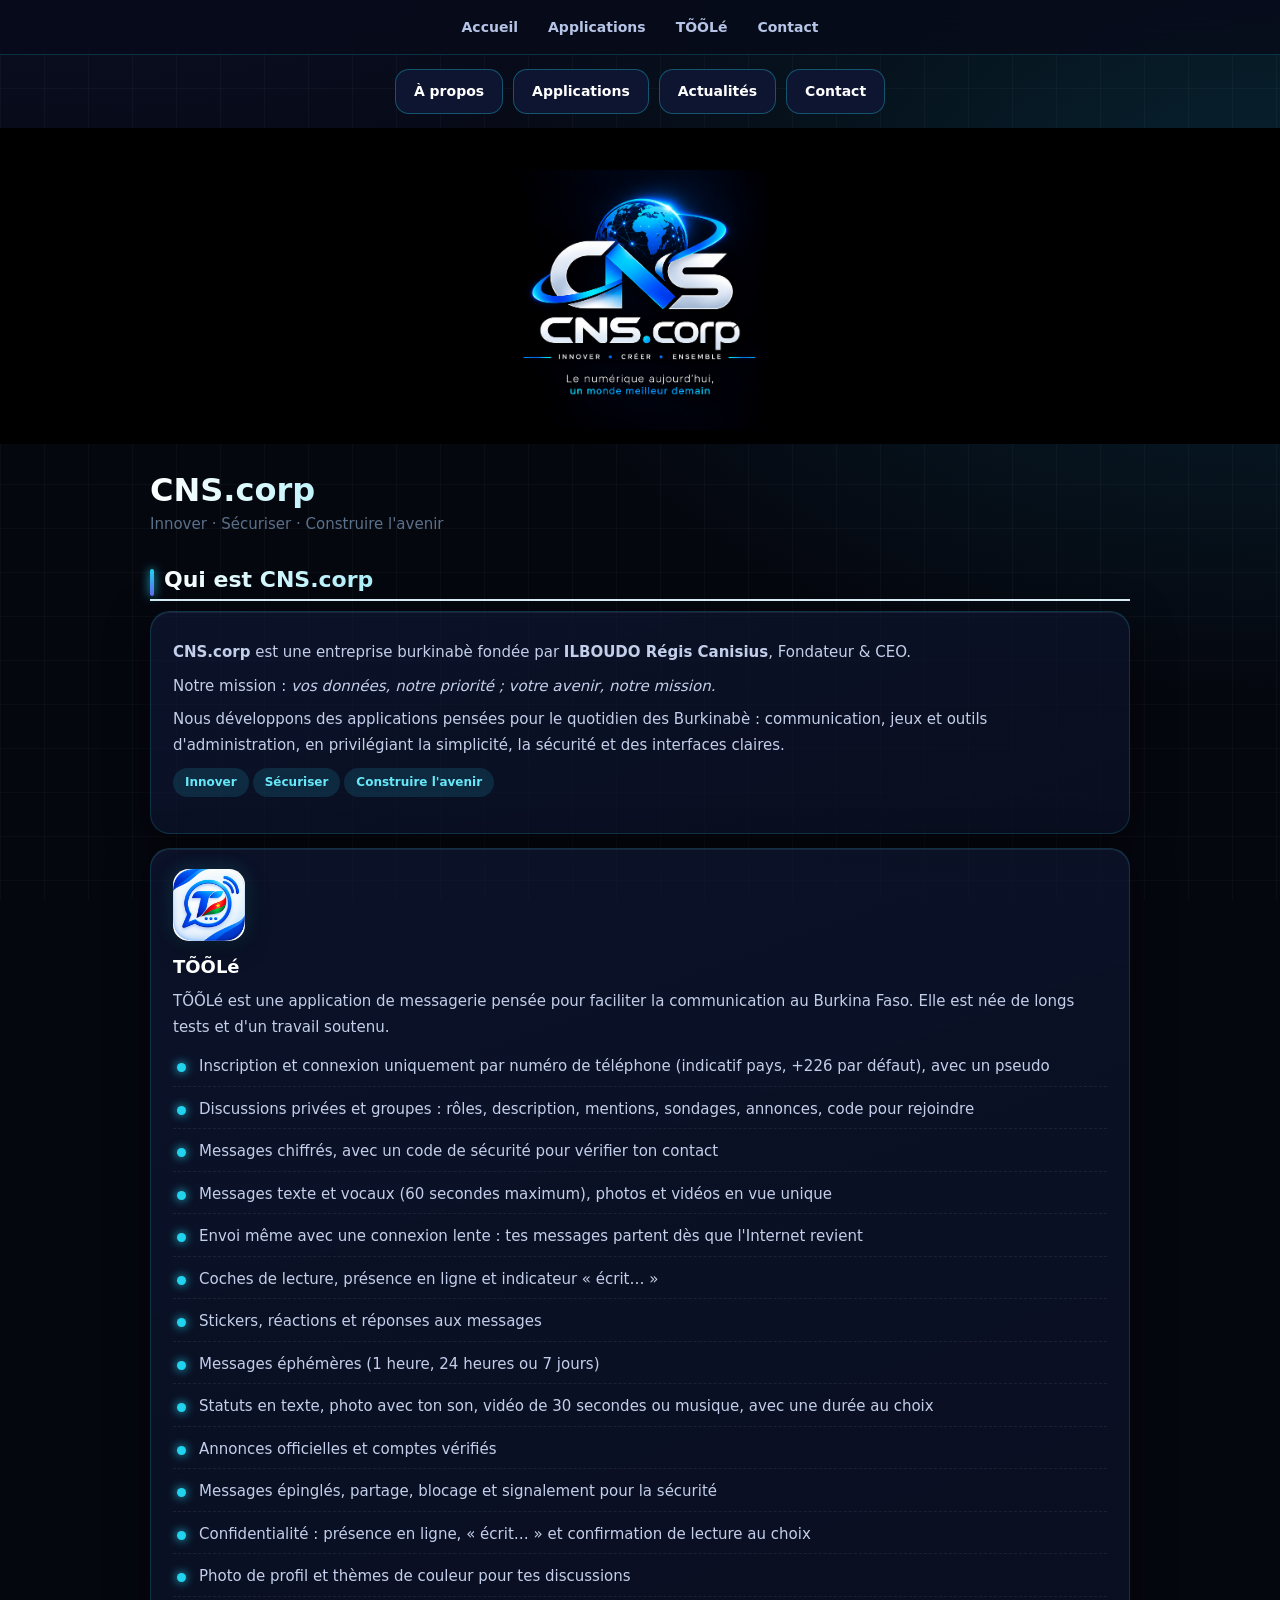
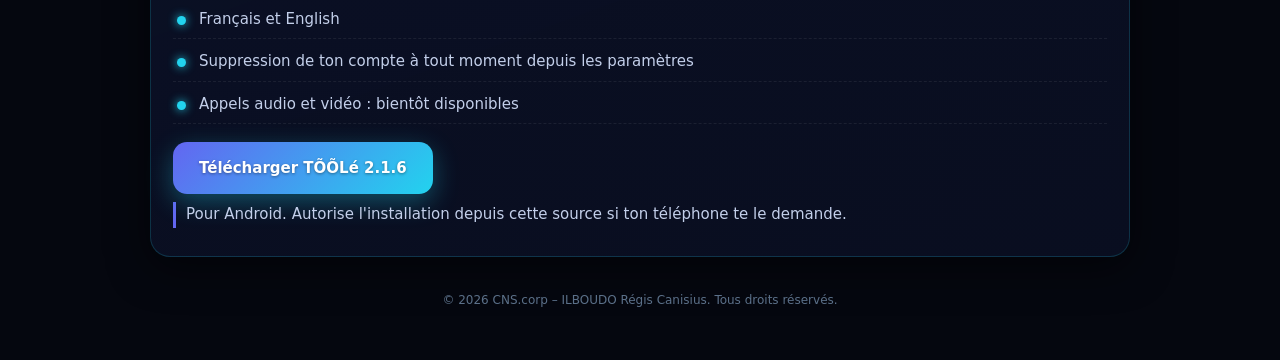
<file: index.html>
<!doctype html><html lang="fr"><head><meta charset="utf-8"><meta name="viewport" content="width=device-width,initial-scale=1"><title>CNS.corp</title>
<style>
body{margin:0;font-family:system-ui,sans-serif;background:#f5fbff;color:#0a2a66;line-height:1.55}
.wrap{max-width:720px;margin:0 auto;padding:24px 18px 40px}
h1{font-size:32px;margin:6px 0 2px;color:#0a3d91}h1 span{color:#00c2e0}
.slogan{color:#5b7089;font-size:15px;margin-bottom:20px}
h2{font-size:22px;color:#0a3d91;margin:30px 0 10px;border-bottom:2px solid #d6ebf4;padding-bottom:6px}
.card{background:#fff;border:1px solid #d6ebf4;border-radius:18px;padding:18px;margin-bottom:14px;box-shadow:0 4px 14px rgba(0,120,160,.07)}
.card h3{margin:0 0 8px;font-size:18px;color:#0a3d91}
.card p{margin:8px 0;font-size:15px}
ul{padding-left:20px;margin:8px 0;font-size:15px}li{margin:4px 0}
.tag{display:inline-block;font-size:12px;padding:4px 10px;border-radius:12px;background:#e6f7fb;color:#0a7fa0;margin:2px 4px 2px 0}
.btn{display:inline-block;margin-top:10px;padding:12px 18px;border-radius:14px;background:linear-gradient(135deg,#00c2e0,#2f6fe0);color:#fff;font-weight:600;font-size:15px;opacity:.6}
.note{font-size:13px;color:#5b7089;margin-top:6px}
.foot{margin-top:34px;font-size:12px;color:#5b7089;text-align:center}
</style><style>.cns-logo{display:block;width:min(260px,70vw);margin:24px auto 8px;border-radius:14px}.cns-head{background:#000;padding:18px 0 6px;text-align:center}</style><style>body{margin:0;font-family:system-ui,sans-serif;color:#0a2a66;background:#fff;line-height:1.6}.cns-nav{position:sticky;top:0;z-index:9;background:#000;display:flex;justify-content:center;gap:18px;flex-wrap:wrap;padding:12px 10px}.cns-nav a{color:#7fd8ea;text-decoration:none;font-size:14px;font-weight:600}.cns-nav a:hover{color:#fff}main,section{max-width:920px;margin:0 auto;padding:18px}h1,h2{line-height:1.25}img{max-width:100%;height:auto}.cns-foot{background:#000;color:#9fb3c4;text-align:center;padding:28px 14px;font-size:13px}.cns-foot a{color:#7fd8ea;text-decoration:none;margin:0 10px}</style><link rel="stylesheet" href="cns-site.css?v=216"></head><body>
<nav class="cns-nav"><a href="#accueil">Accueil</a><a href="#apps">Applications</a><a href="#tooole">TÕÕLé</a><a href="#contact-site">Contact</a></nav><div class="cns-more"><a href="a-propos.html">À propos</a><a href="applications.html">Applications</a><a href="actualites.html">Actualités</a><a href="contact.html">Contact</a></div>

<header class="cns-head"><img class="cns-logo" src="img/logo.png" alt="CNS.corp - Innover, Créer, Ensemble"></header>
<div class="wrap">
<h1>CNS<span>.corp</span></h1>
<div class="slogan">Innover · Sécuriser · Construire l'avenir</div>

<h2>Qui est CNS.corp</h2>
<div class="card">
<p><b>CNS.corp</b> est une entreprise burkinabè fondée par <b>ILBOUDO Régis Canisius</b>, Fondateur &amp; CEO.</p>
<p>Notre mission : <i>vos données, notre priorité ; votre avenir, notre mission.</i></p>
<p>Nous développons des applications pensées pour le quotidien des Burkinabè : communication, jeux et outils d'administration, en privilégiant la simplicité, la sécurité et des interfaces claires.</p>
<p><span class="tag">Innover</span><span class="tag">Sécuriser</span><span class="tag">Construire l'avenir</span></p>
</div>

<div class="card">
<img class="ico" src="img/tooole.png?v=215" alt="TÕÕLé" width="72" height="72"><h3>TÕÕLé</h3>
<p>TÕÕLé est une application de messagerie pensée pour faciliter la communication au Burkina Faso. Elle est née de longs tests et d'un travail soutenu.</p>
<ul>
<li>Inscription et connexion uniquement par numéro de téléphone (indicatif pays, +226 par défaut), avec un pseudo</li>
<li>Discussions privées et groupes : rôles, description, mentions, sondages, annonces, code pour rejoindre</li>
<li>Messages chiffrés, avec un code de sécurité pour vérifier ton contact</li>
<li>Messages texte et vocaux (60 secondes maximum), photos et vidéos en vue unique</li>
<li>Envoi même avec une connexion lente : tes messages partent dès que l'Internet revient</li>
<li>Coches de lecture, présence en ligne et indicateur « écrit… »</li>
<li>Stickers, réactions et réponses aux messages</li>
<li>Messages éphémères (1 heure, 24 heures ou 7 jours)</li>
<li>Statuts en texte, photo avec ton son, vidéo de 30 secondes ou musique, avec une durée au choix</li>
<li>Annonces officielles et comptes vérifiés</li>
<li>Messages épinglés, partage, blocage et signalement pour la sécurité</li>
<li>Confidentialité : présence en ligne, « écrit… » et confirmation de lecture au choix</li>
<li>Photo de profil et thèmes de couleur pour tes discussions</li>
<li>Français et English</li>
<li>Suppression de ton compte à tout moment depuis les paramètres</li>
<li>Appels audio et vidéo : bientôt disponibles</li>
</ul>
<a class="btn" href="https://jbjeqxubpqqypysfsubd.supabase.co/storage/v1/object/public/apk/TOOLE-2.1.6.apk" download>Télécharger TÕÕLé 2.1.6</a><p class="note">Pour Android. Autorise l'installation depuis cette source si ton téléphone te le demande.</p>
</div>

<div class="foot">© 2026 CNS.corp – ILBOUDO Régis Canisius. Tous droits réservés.</div>
</file>
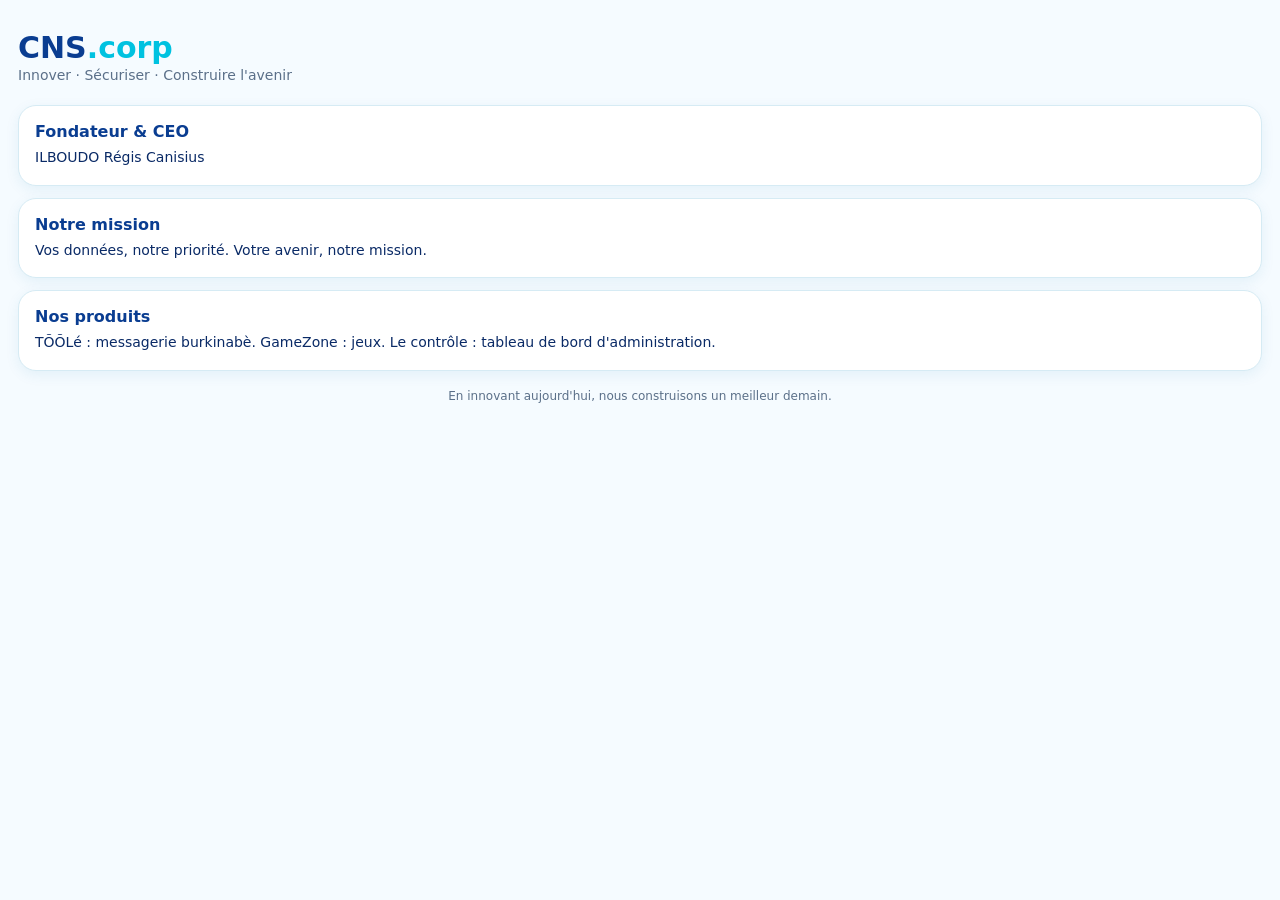
<file: www/index.html>
<!doctype html><html lang="fr"><head><meta charset="utf-8"><meta name="viewport" content="width=device-width,initial-scale=1"><title>CNS.corp</title>
<style>body{margin:0;font-family:system-ui,sans-serif;background:#f5fbff;color:#0a2a66;padding:24px 18px}h1{font-size:30px;margin:6px 0 2px;color:#0a3d91}h1 span{color:#00c2e0}.slogan{color:#5b7089;font-size:14px;margin-bottom:22px}.card{background:#fff;border:1px solid #d6ebf4;border-radius:18px;padding:16px;margin-bottom:12px;box-shadow:0 4px 14px rgba(0,120,160,.08)}.card h2{font-size:16px;margin:0 0 6px;color:#0a3d91}.card p{margin:0;font-size:14px;line-height:1.55}.foot{margin-top:18px;font-size:12px;color:#5b7089;text-align:center}</style></head><body>
<h1>CNS<span>.corp</span></h1>
<div class="slogan">Innover · Sécuriser · Construire l'avenir</div>
<div class="card"><h2>Fondateur &amp; CEO</h2><p>ILBOUDO Régis Canisius</p></div>
<div class="card"><h2>Notre mission</h2><p>Vos données, notre priorité. Votre avenir, notre mission.</p></div>
<div class="card"><h2>Nos produits</h2><p>TÕÕLé : messagerie burkinabè. GameZone : jeux. Le contrôle : tableau de bord d'administration.</p></div>
<div class="foot">En innovant aujourd'hui, nous construisons un meilleur demain.</div>
</body></html>
</file>
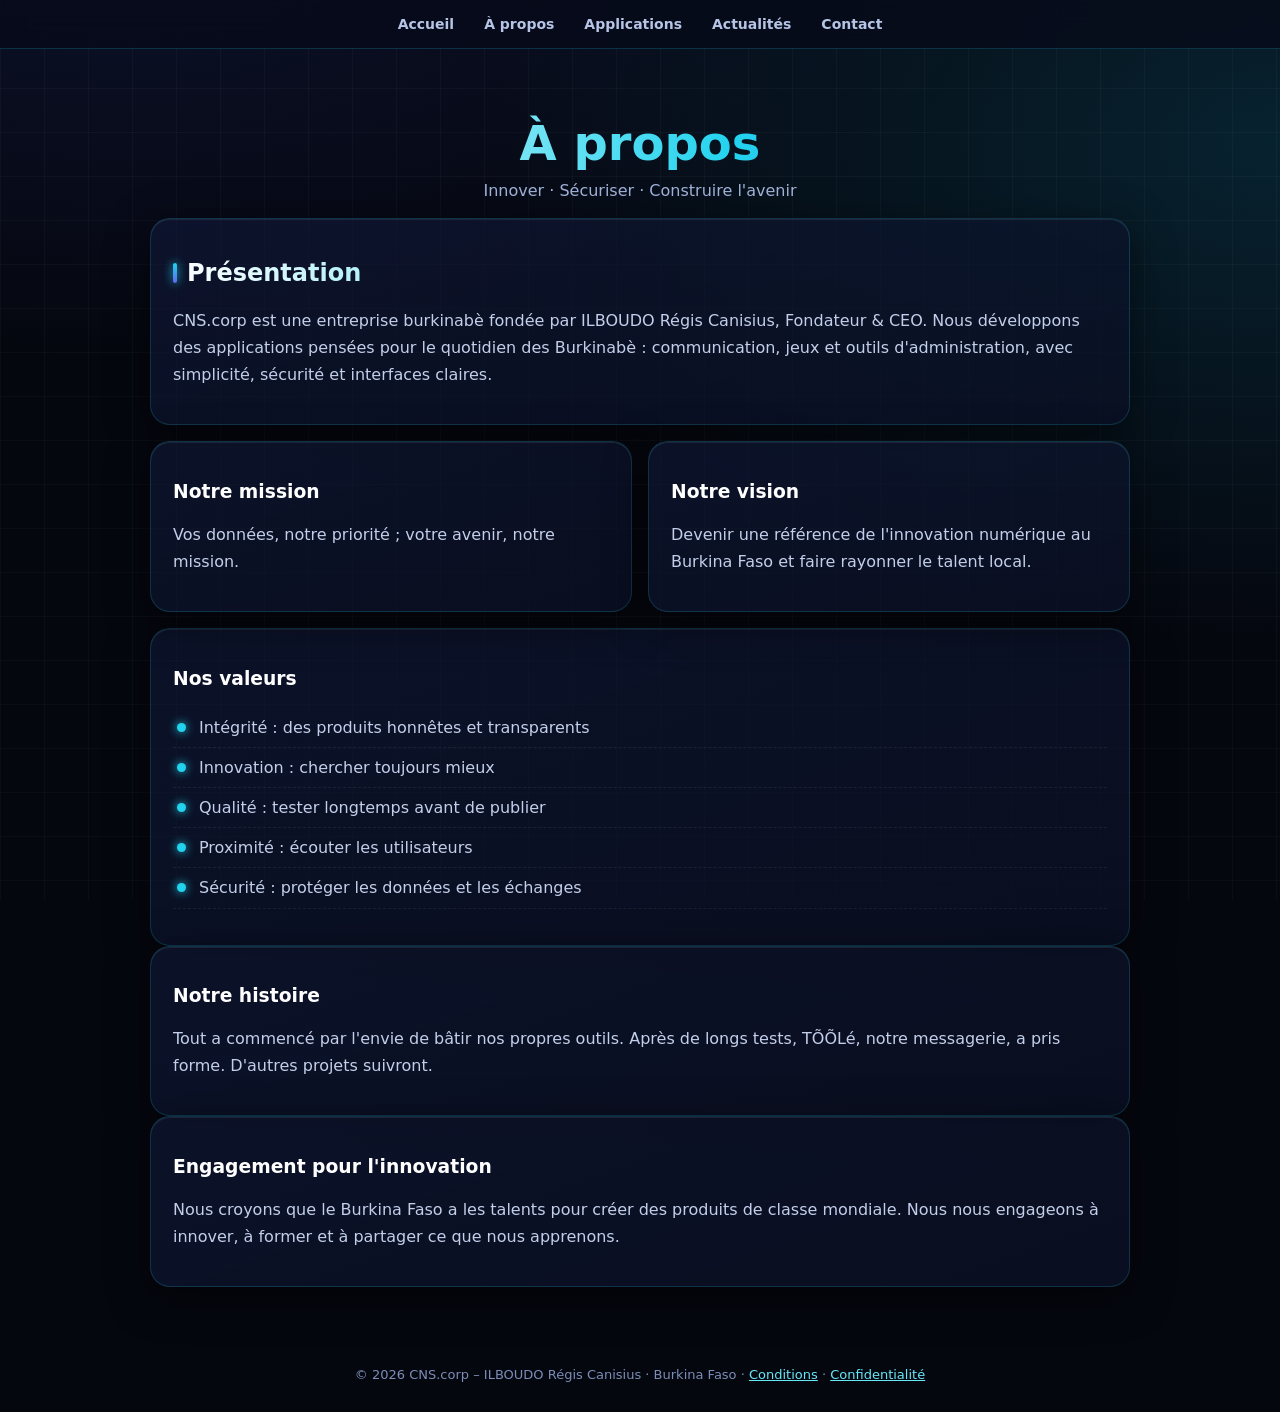
<file: a-propos.html>
<!doctype html><html lang="fr"><head><meta charset="utf-8"><meta name="viewport" content="width=device-width,initial-scale=1"><title>À propos · CNS.corp</title><link rel="stylesheet" href="cns-site.css?v=216"></head><body><nav class="cns-nav"><a href="index.html">Accueil</a><a href="a-propos.html">À propos</a><a href="applications.html">Applications</a><a href="actualites.html">Actualités</a><a href="contact.html">Contact</a></nav><div class="wrap"><div class="hero"><h1>À propos</h1><p>Innover · Sécuriser · Construire l'avenir</p></div><div class="card"><h2>Présentation</h2><p>CNS.corp est une entreprise burkinabè fondée par ILBOUDO Régis Canisius, Fondateur &amp; CEO. Nous développons des applications pensées pour le quotidien des Burkinabè : communication, jeux et outils d'administration, avec simplicité, sécurité et interfaces claires.</p></div><div class="grid"><div class="card"><h3>Notre mission</h3><p>Vos données, notre priorité ; votre avenir, notre mission.</p></div><div class="card"><h3>Notre vision</h3><p>Devenir une référence de l'innovation numérique au Burkina Faso et faire rayonner le talent local.</p></div></div><div class="card"><h3>Nos valeurs</h3><ul><li>Intégrité : des produits honnêtes et transparents</li><li>Innovation : chercher toujours mieux</li><li>Qualité : tester longtemps avant de publier</li><li>Proximité : écouter les utilisateurs</li><li>Sécurité : protéger les données et les échanges</li></ul></div><div class="card"><h3>Notre histoire</h3><p>Tout a commencé par l'envie de bâtir nos propres outils. Après de longs tests, TÕÕLé, notre messagerie, a pris forme. D'autres projets suivront.</p></div><div class="card"><h3>Engagement pour l'innovation</h3><p>Nous croyons que le Burkina Faso a les talents pour créer des produits de classe mondiale. Nous nous engageons à innover, à former et à partager ce que nous apprenons.</p></div></div><div class="cf">© 2026 CNS.corp – ILBOUDO Régis Canisius · Burkina Faso · <a href="conditions.html" style="color:#67e8f9">Conditions</a> · <a href="politique.html" style="color:#67e8f9">Confidentialité</a></div><script src="cns-pro.js"></script></body></html>
</file>
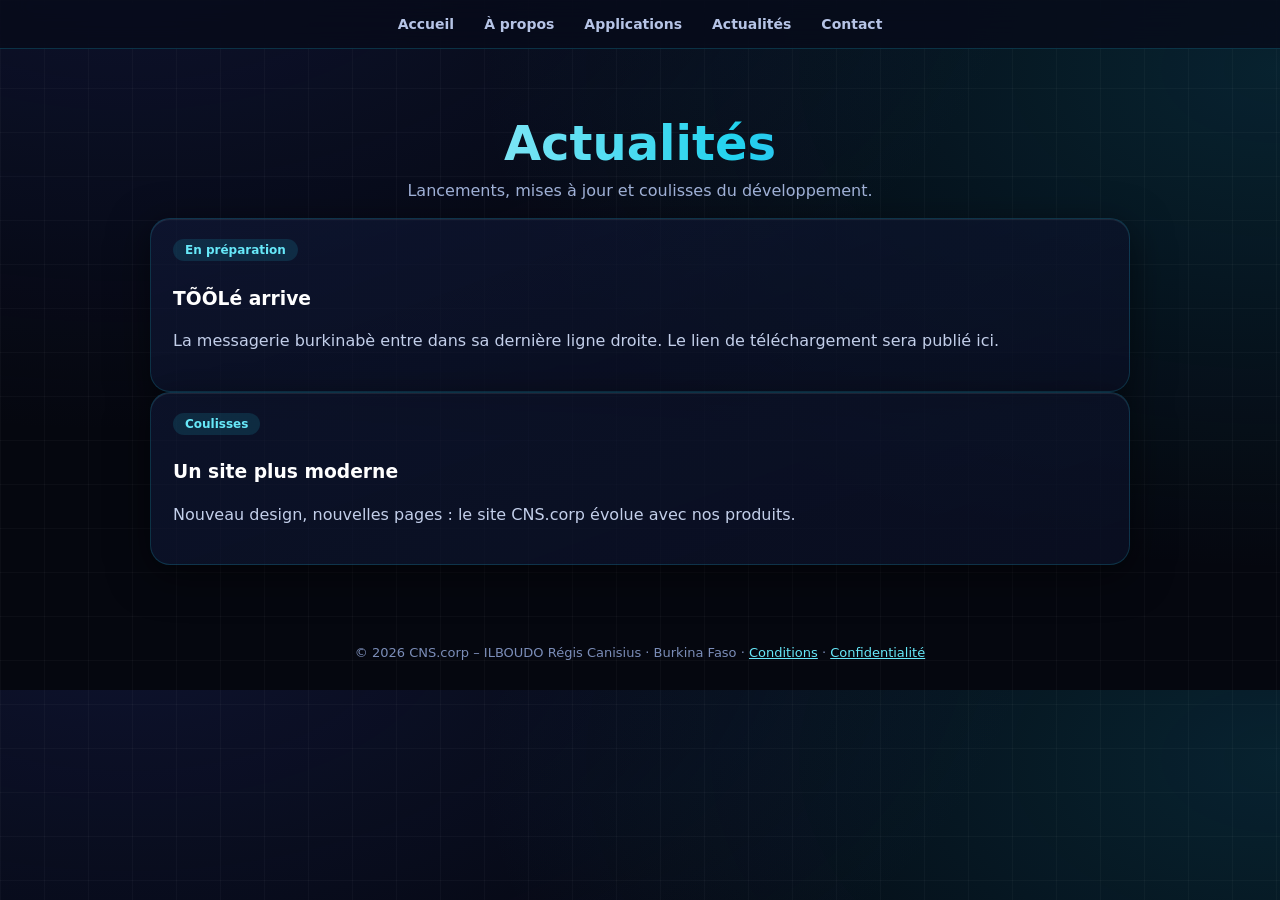
<file: actualites.html>
<!doctype html><html lang="fr"><head><meta charset="utf-8"><meta name="viewport" content="width=device-width,initial-scale=1"><title>Actualités · CNS.corp</title><link rel="stylesheet" href="cns-site.css?v=216"></head><body><nav class="cns-nav"><a href="index.html">Accueil</a><a href="a-propos.html">À propos</a><a href="applications.html">Applications</a><a href="actualites.html">Actualités</a><a href="contact.html">Contact</a></nav><div class="wrap"><div class="hero"><h1>Actualités</h1><p>Lancements, mises à jour et coulisses du développement.</p></div><div class="card"><span class="tag">En préparation</span><h3>TÕÕLé arrive</h3><p>La messagerie burkinabè entre dans sa dernière ligne droite. Le lien de téléchargement sera publié ici.</p></div><div class="card"><span class="tag">Coulisses</span><h3>Un site plus moderne</h3><p>Nouveau design, nouvelles pages : le site CNS.corp évolue avec nos produits.</p></div></div><div class="cf">© 2026 CNS.corp – ILBOUDO Régis Canisius · Burkina Faso · <a href="conditions.html" style="color:#67e8f9">Conditions</a> · <a href="politique.html" style="color:#67e8f9">Confidentialité</a></div><script src="cns-pro.js"></script></body></html>
</file>
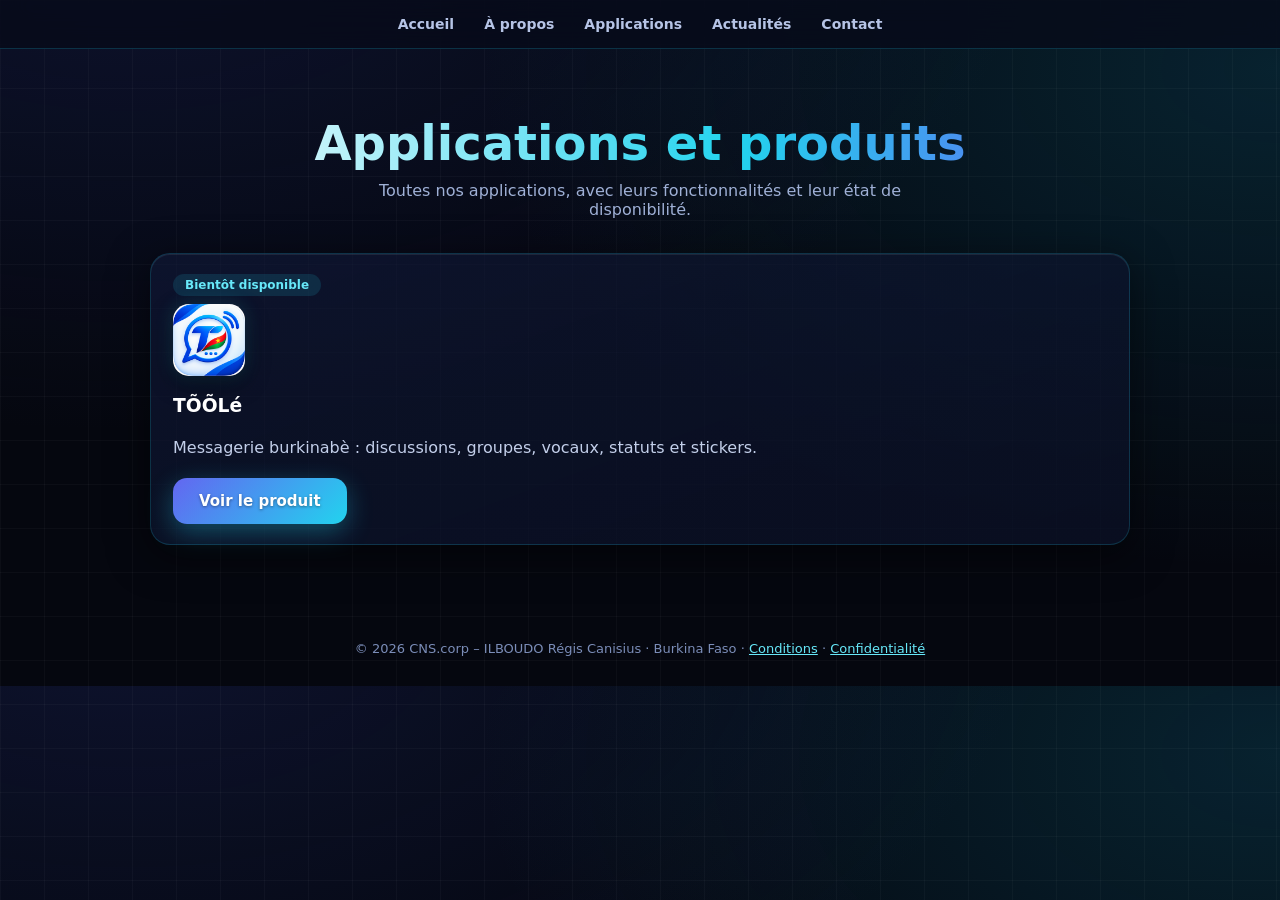
<file: applications.html>
<!doctype html><html lang="fr"><head><meta charset="utf-8"><meta name="viewport" content="width=device-width,initial-scale=1"><title>Applications et produits · CNS.corp</title><link rel="stylesheet" href="cns-site.css?v=216"></head><body><nav class="cns-nav"><a href="index.html">Accueil</a><a href="a-propos.html">À propos</a><a href="applications.html">Applications</a><a href="actualites.html">Actualités</a><a href="contact.html">Contact</a></nav><div class="wrap"><div class="hero"><h1>Applications et produits</h1><p>Toutes nos applications, avec leurs fonctionnalités et leur état de disponibilité.</p></div><div class="grid"><div class="card"><span class="tag">Bientôt disponible</span><img class="ico" src="img/tooole.png?v=215" alt="TÕÕLé" width="72" height="72"><h3>TÕÕLé</h3><p>Messagerie burkinabè : discussions, groupes, vocaux, statuts et stickers.</p><a class="btn" href="tooole.html">Voir le produit</a></div></div></div><div class="cf">© 2026 CNS.corp – ILBOUDO Régis Canisius · Burkina Faso · <a href="conditions.html" style="color:#67e8f9">Conditions</a> · <a href="politique.html" style="color:#67e8f9">Confidentialité</a></div><script src="cns-pro.js"></script></body></html>
</file>
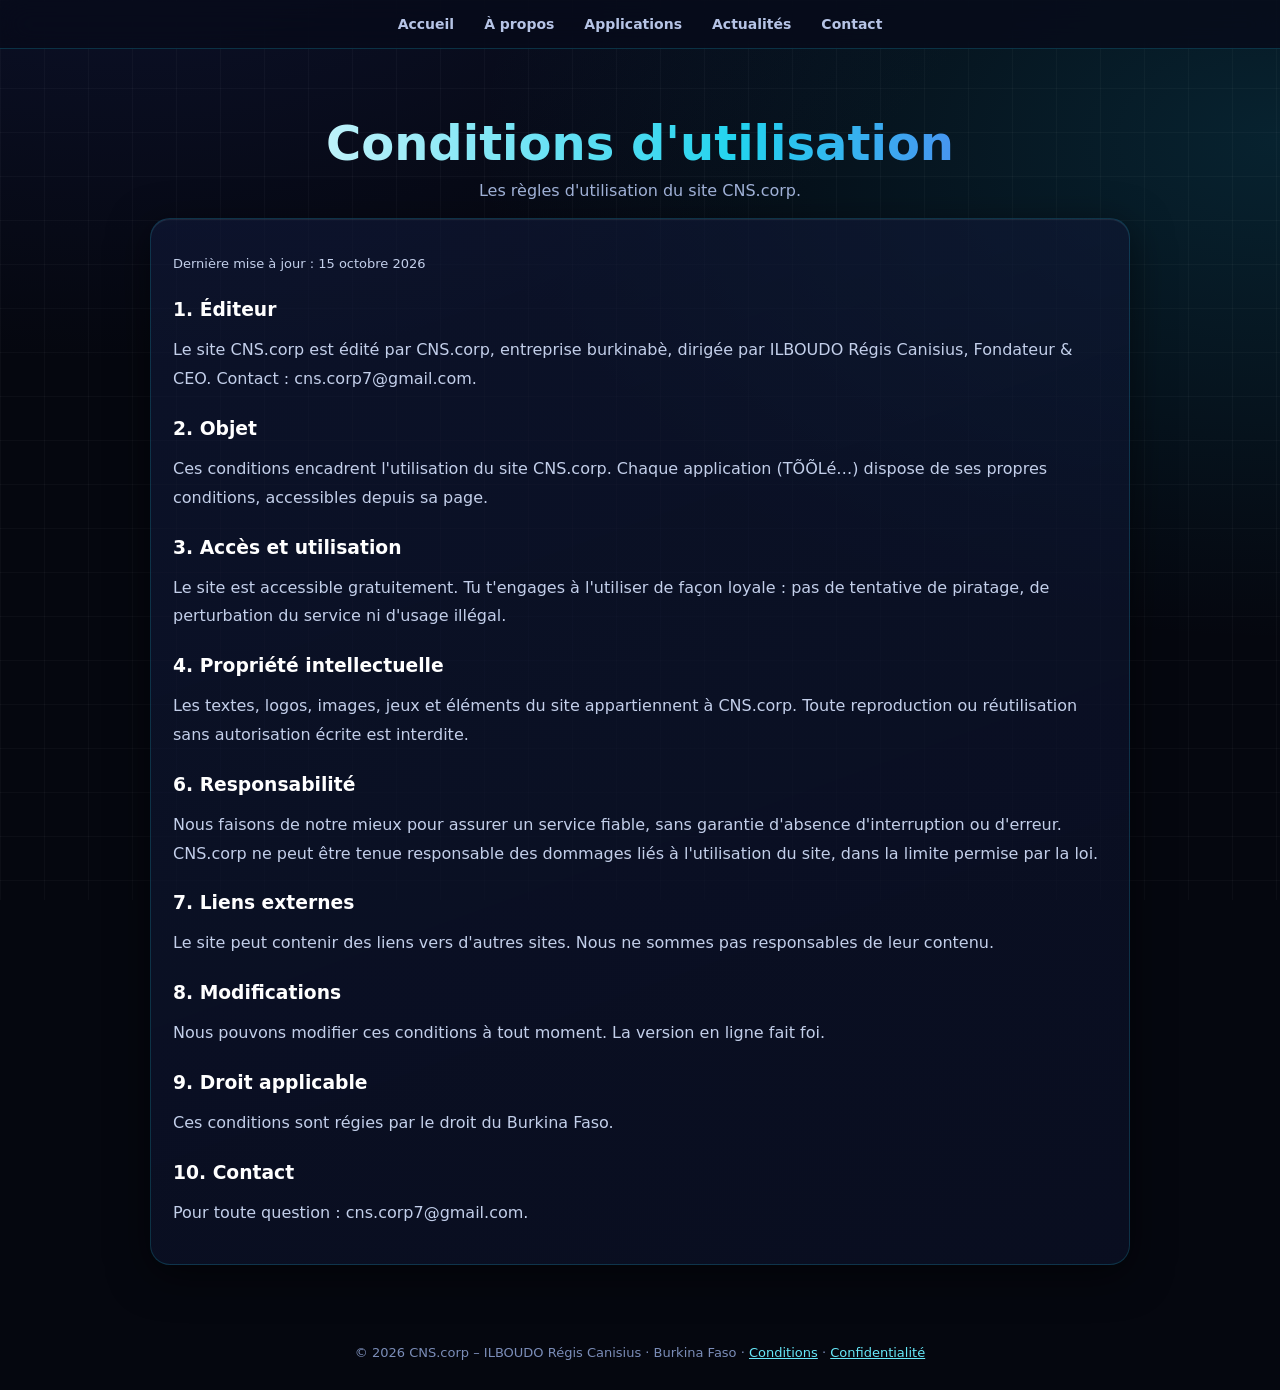
<file: conditions.html>
<!doctype html><html lang="fr"><head><meta charset="utf-8"><meta name="viewport" content="width=device-width,initial-scale=1"><title>Conditions d'utilisation · CNS.corp</title><link rel="stylesheet" href="cns-site.css?v=216"></head><body><nav class="cns-nav"><a href="index.html">Accueil</a><a href="a-propos.html">À propos</a><a href="applications.html">Applications</a><a href="actualites.html">Actualités</a><a href="contact.html">Contact</a></nav><div class="wrap"><div class="hero"><h1>Conditions d'utilisation</h1><p>Les règles d'utilisation du site CNS.corp.</p></div><div class="card legal"><p class="maj">Dernière mise à jour : 15 octobre 2026</p><h3>1. Éditeur</h3><p>Le site CNS.corp est édité par CNS.corp, entreprise burkinabè, dirigée par ILBOUDO Régis Canisius, Fondateur &amp; CEO. Contact : cns.corp7@gmail.com.</p><h3>2. Objet</h3><p>Ces conditions encadrent l'utilisation du site CNS.corp. Chaque application (TÕÕLé…) dispose de ses propres conditions, accessibles depuis sa page.</p><h3>3. Accès et utilisation</h3><p>Le site est accessible gratuitement. Tu t'engages à l'utiliser de façon loyale : pas de tentative de piratage, de perturbation du service ni d'usage illégal.</p><h3>4. Propriété intellectuelle</h3><p>Les textes, logos, images, jeux et éléments du site appartiennent à CNS.corp. Toute reproduction ou réutilisation sans autorisation écrite est interdite.</p><h3>6. Responsabilité</h3><p>Nous faisons de notre mieux pour assurer un service fiable, sans garantie d'absence d'interruption ou d'erreur. CNS.corp ne peut être tenue responsable des dommages liés à l'utilisation du site, dans la limite permise par la loi.</p><h3>7. Liens externes</h3><p>Le site peut contenir des liens vers d'autres sites. Nous ne sommes pas responsables de leur contenu.</p><h3>8. Modifications</h3><p>Nous pouvons modifier ces conditions à tout moment. La version en ligne fait foi.</p><h3>9. Droit applicable</h3><p>Ces conditions sont régies par le droit du Burkina Faso.</p><h3>10. Contact</h3><p>Pour toute question : cns.corp7@gmail.com.</p></div></div><div class="cf">© 2026 CNS.corp – ILBOUDO Régis Canisius · Burkina Faso · <a href="conditions.html" style="color:#67e8f9">Conditions</a> · <a href="politique.html" style="color:#67e8f9">Confidentialité</a></div><script src="cns-pro.js"></script></body></html>
</file>
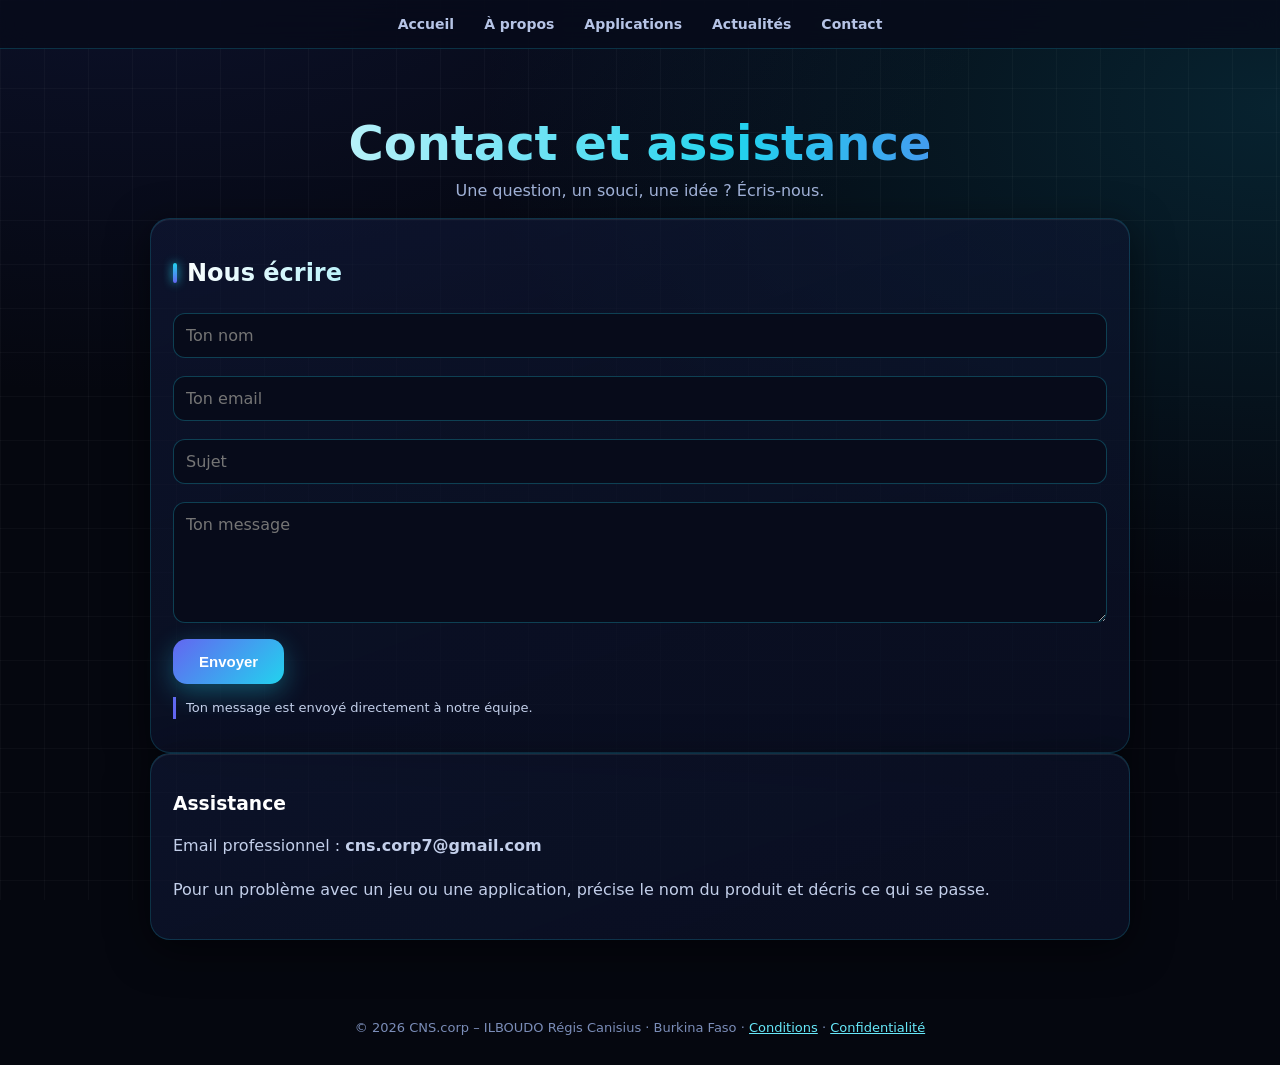
<file: contact.html>
<!doctype html><html lang="fr"><head><meta charset="utf-8"><meta name="viewport" content="width=device-width,initial-scale=1"><title>Contact et assistance · CNS.corp</title><link rel="stylesheet" href="cns-site.css?v=216"></head><body><nav class="cns-nav"><a href="index.html">Accueil</a><a href="a-propos.html">À propos</a><a href="applications.html">Applications</a><a href="actualites.html">Actualités</a><a href="contact.html">Contact</a></nav><div class="wrap"><div class="hero"><h1>Contact et assistance</h1><p>Une question, un souci, une idée ? Écris-nous.</p></div><div class="card"><h2>Nous écrire</h2><form id="cf"><input name="Nom" placeholder="Ton nom" required><input name="email" type="email" placeholder="Ton email" required><input name="Sujet" placeholder="Sujet" required><textarea name="Message" rows="5" placeholder="Ton message" required></textarea><input type="text" name="_honey" style="display:none" tabindex="-1" autocomplete="off"><input type="hidden" name="_subject" value="Nouveau message du site CNS.corp"><input type="hidden" name="_captcha" value="false"><button class="btn" type="submit">Envoyer</button></form><p id="cfm" class="note"></p><script>document.getElementById("cf").onsubmit=function(e){e.preventDefault();var f=this,m=document.getElementById("cfm");m.textContent="Envoi en cours…";fetch("https://formsubmit.co/ajax/cns.corp7@gmail.com",{method:"POST",headers:{"Content-Type":"application/json","Accept":"application/json"},body:JSON.stringify(Object.fromEntries(new FormData(f)))}).then(function(r){return r.json()}).then(function(d){if(d.success==="true"||d.success===true){m.textContent="Message envoyé. Merci !";f.reset()}else{m.textContent="Échec de l'envoi. Écris-nous à cns.corp7@gmail.com"}}).catch(function(){m.textContent="Échec de l'envoi. Écris-nous à cns.corp7@gmail.com"})}</script><p class="note">Ton message est envoyé directement à notre équipe.</p></div><div class="card"><h3>Assistance</h3><p>Email professionnel : <b>cns.corp7@gmail.com</b></p><p>Pour un problème avec un jeu ou une application, précise le nom du produit et décris ce qui se passe.</p></div></div><div class="cf">© 2026 CNS.corp – ILBOUDO Régis Canisius · Burkina Faso · <a href="conditions.html" style="color:#67e8f9">Conditions</a> · <a href="politique.html" style="color:#67e8f9">Confidentialité</a></div><script src="cns-pro.js"></script></body></html>
</file>
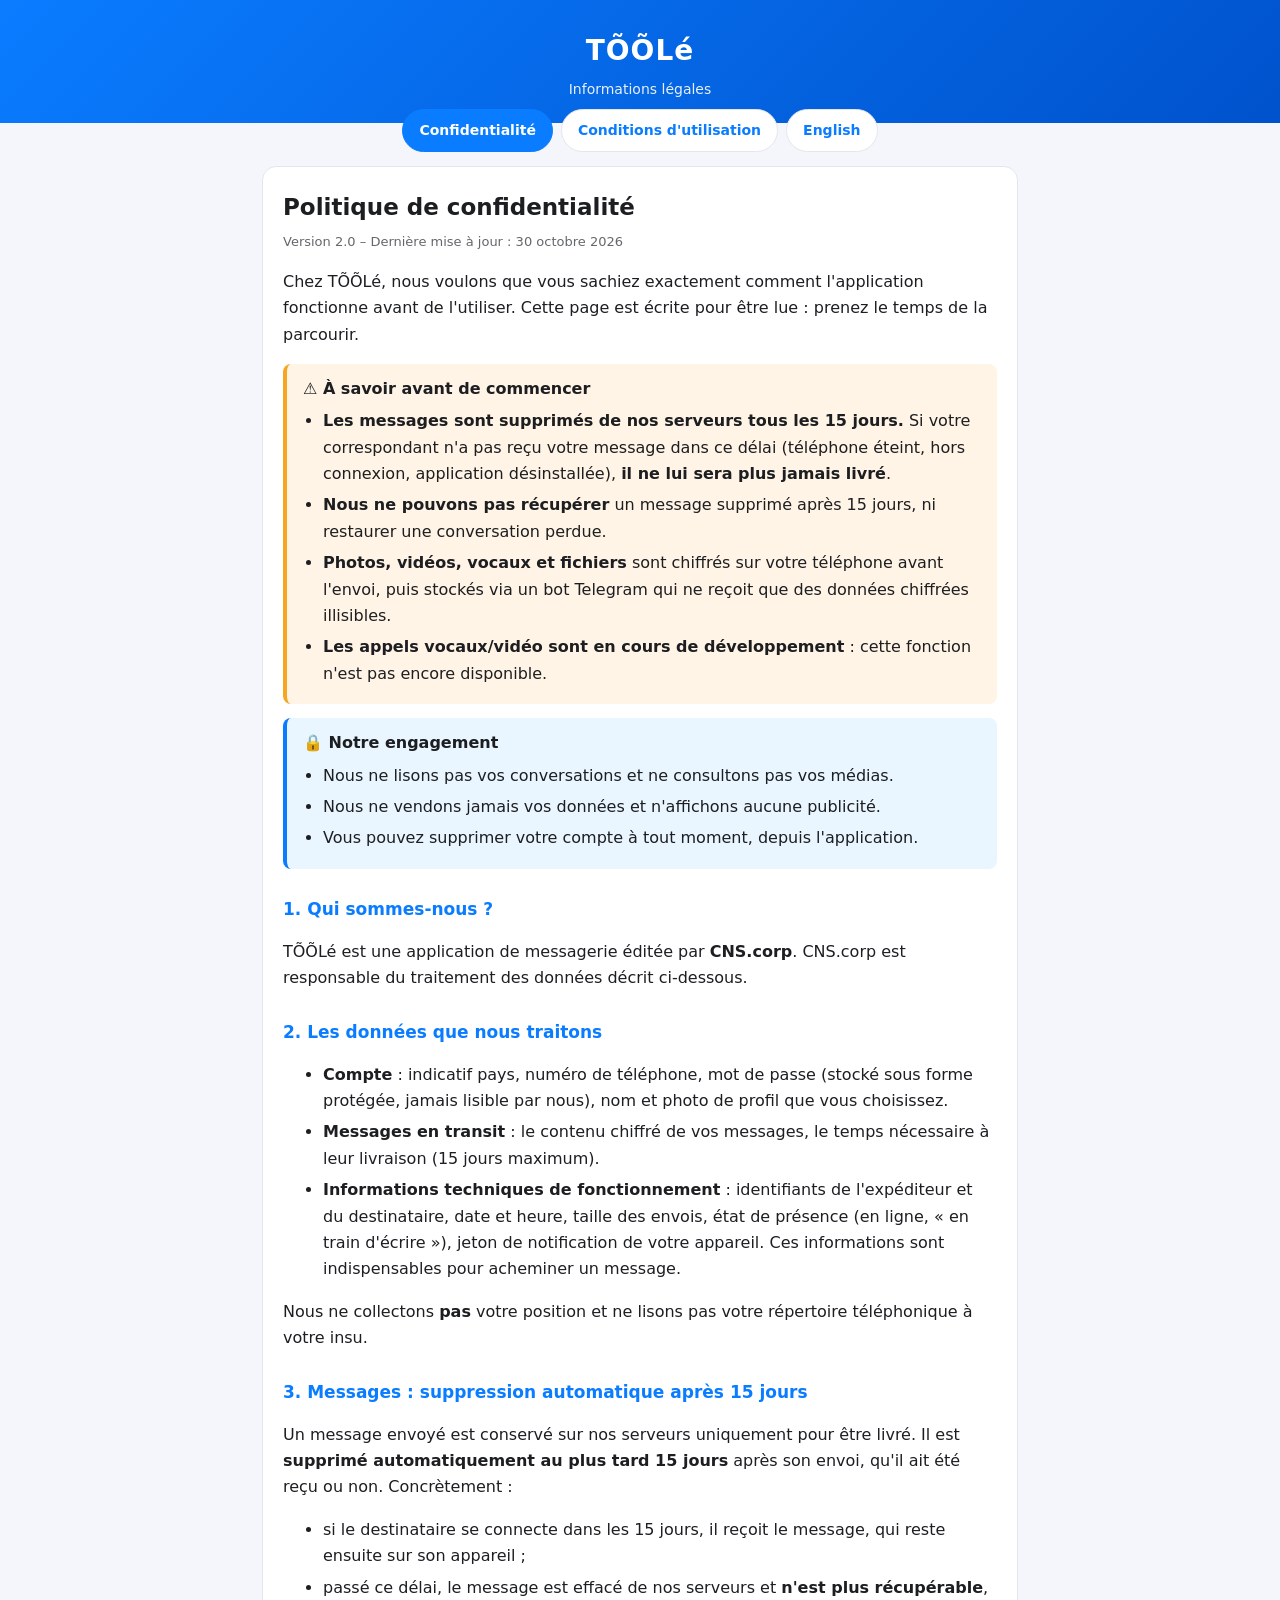
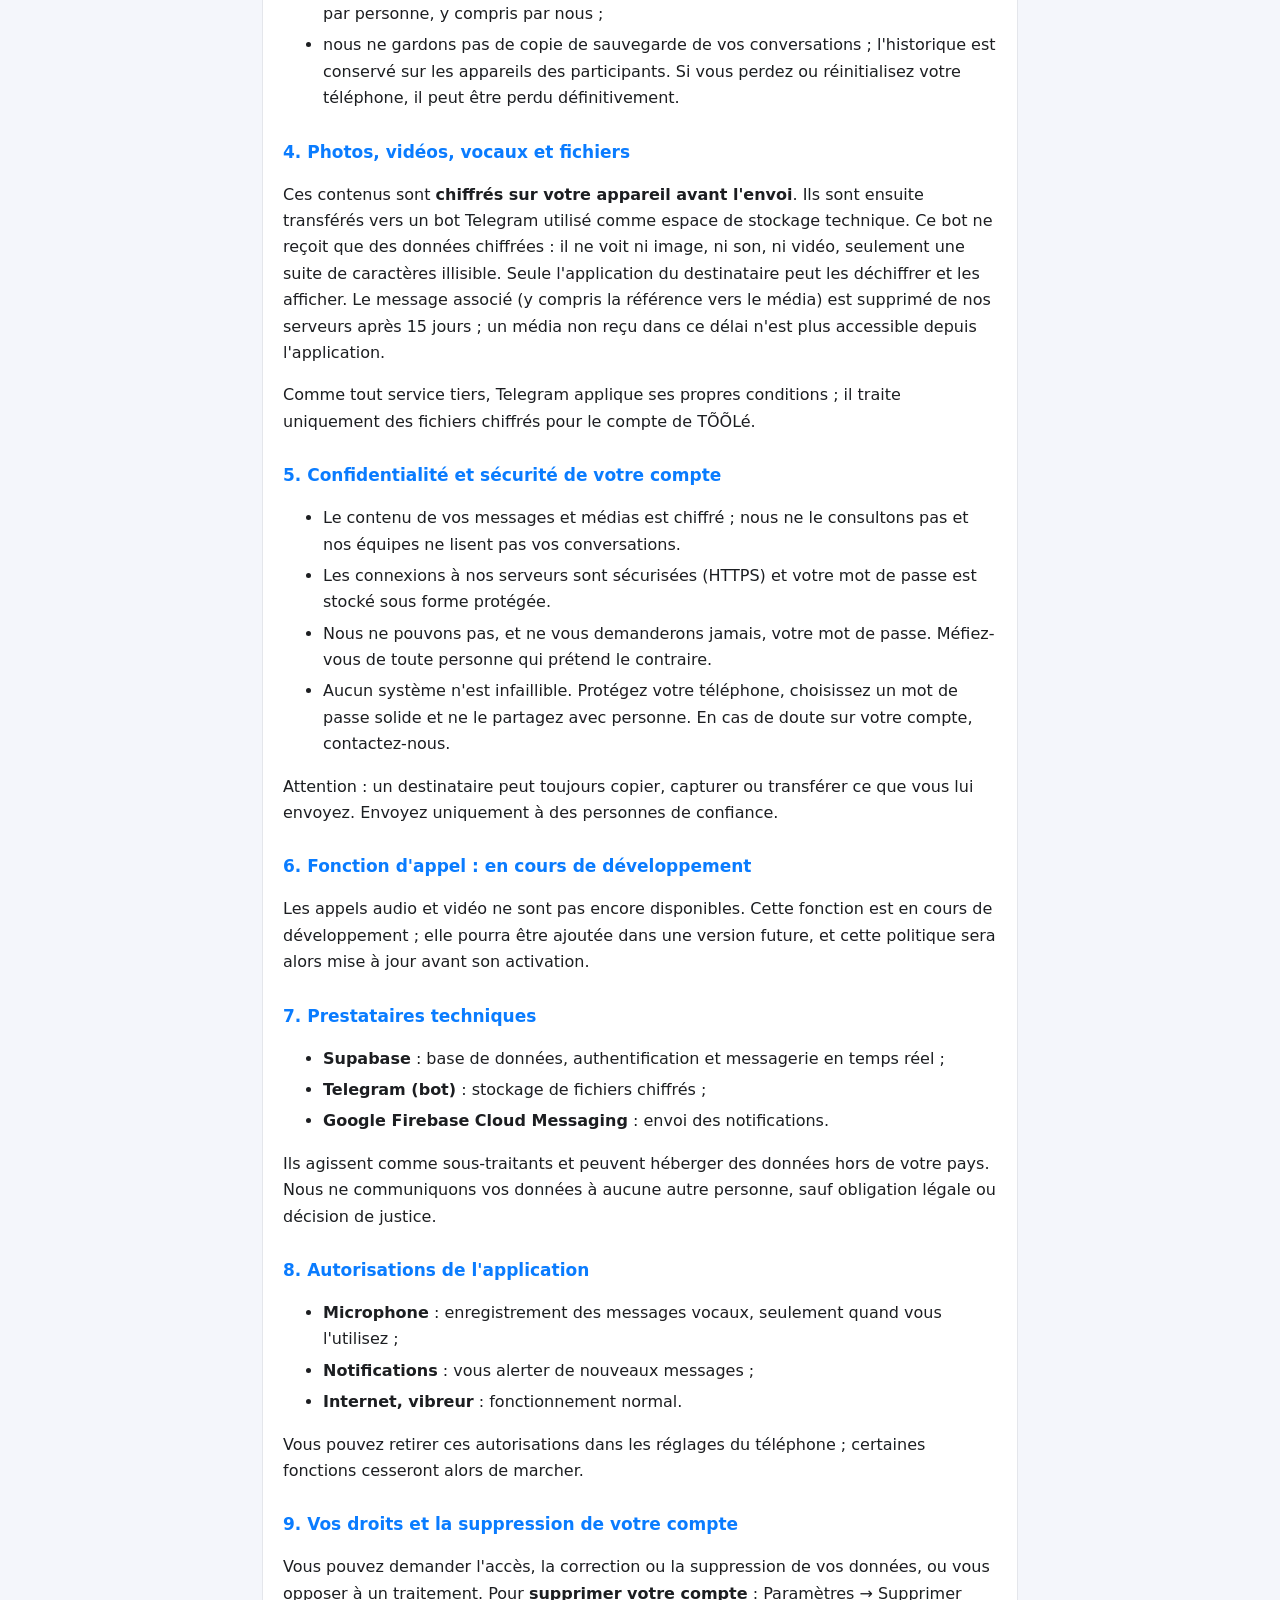
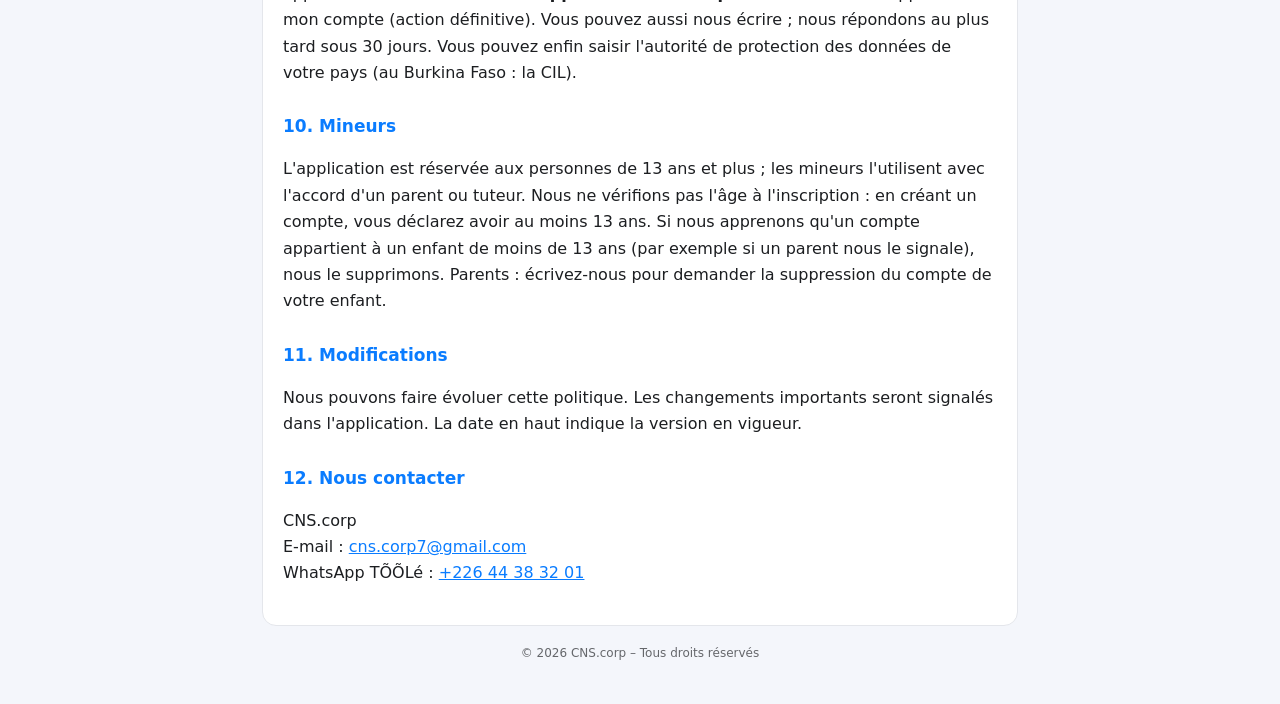
<file: legal.html>
<!DOCTYPE html>
<html lang="fr"><head><meta charset="utf-8">
<meta name="viewport" content="width=device-width,initial-scale=1">
<title>TÕÕLé – Informations légales</title>
<style>
:root{--bg:#f4f6fb;--card:#fff;--fg:#1c1e21;--mut:#65676b;--bl:#0a7cff;--bd:#e4e6eb;--wa:#fff4e5;--wb:#f5a623}
@media(prefers-color-scheme:dark){:root{--bg:#121316;--card:#1c1d21;--fg:#e4e6eb;--mut:#b0b3b8;--bd:#34363b;--wa:#2b2315;--wb:#f5a623}}
*{box-sizing:border-box}
body{margin:0;font-family:system-ui,-apple-system,sans-serif;background:var(--bg);color:var(--fg);line-height:1.65}
header{background:linear-gradient(135deg,#0a7cff,#0052cc);color:#fff;padding:28px 16px 22px;text-align:center}
header b{font-size:28px;letter-spacing:1px}header div{opacity:.9;font-size:14px;margin-top:4px}
main{max-width:780px;margin:-14px auto 0;padding:0 12px 40px}
nav{display:flex;gap:8px;flex-wrap:wrap;justify-content:center;margin:0 0 14px}
nav a{padding:9px 16px;background:var(--card);border:1px solid var(--bd);border-radius:22px;color:var(--bl);text-decoration:none;font-weight:600;font-size:14px}
nav a.on{background:var(--bl);color:#fff;border-color:var(--bl)}
article{background:var(--card);border:1px solid var(--bd);border-radius:14px;padding:22px 20px}
h1{font-size:23px;margin:0 0 4px}h2{font-size:17px;margin:26px 0 6px;color:var(--bl)}
.m{color:var(--mut);font-size:13px;margin:0 0 14px}
.box{background:var(--wa);border-left:4px solid var(--wb);border-radius:8px;padding:12px 16px;margin:14px 0}
.box ul{margin:6px 0 0;padding-left:20px}li{margin:5px 0}
.ok{background:#eaf6ff;border-left-color:var(--bl)}@media(prefers-color-scheme:dark){.ok{background:#12263d}}
footer{text-align:center;color:var(--mut);font-size:12px;margin-top:18px}
a{color:var(--bl)}
</style></head><body>
<header><b>TÕÕLé</b><div id="sub"></div></header>
<main><nav id="n"></nav><article id="c"></article><footer id="f"></footer></main>
<script>
var MAIL="cns.corp7@gmail.com",WA="+226 44 38 32 01",WAL="https://wa.me/22644383201";
var p=new URLSearchParams(location.search);
var d=p.get("doc")==="terms"?"terms":"privacy";
var l=p.get("lang")==="en"?"en":"fr";
var CT_FR='<p>CNS.corp<br>E-mail : <a href="mailto:'+MAIL+'">'+MAIL+'</a><br>WhatsApp TÕÕLé : <a href="'+WAL+'">'+WA+'</a></p>';
var CT_EN=CT_FR.replace("E-mail","Email");
var T={
fr:{sub:"Informations légales",tabs:{privacy:"Confidentialité",terms:"Conditions d'utilisation"},foot:"© 2026 CNS.corp – Tous droits réservés",
privacy:`<h1>Politique de confidentialité</h1>
<p class="m">Version 2.0 – Dernière mise à jour : 30 octobre 2026</p>
<p>Chez TÕÕLé, nous voulons que vous sachiez exactement comment l'application fonctionne avant de l'utiliser. Cette page est écrite pour être lue : prenez le temps de la parcourir.</p>
<div class="box"><b>⚠️ À savoir avant de commencer</b><ul>
<li><b>Les messages sont supprimés de nos serveurs tous les 15 jours.</b> Si votre correspondant n'a pas reçu votre message dans ce délai (téléphone éteint, hors connexion, application désinstallée), <b>il ne lui sera plus jamais livré</b>.</li>
<li><b>Nous ne pouvons pas récupérer</b> un message supprimé après 15 jours, ni restaurer une conversation perdue.</li>
<li><b>Photos, vidéos, vocaux et fichiers</b> sont chiffrés sur votre téléphone avant l'envoi, puis stockés via un bot Telegram qui ne reçoit que des données chiffrées illisibles.</li>
<li><b>Les appels vocaux/vidéo sont en cours de développement</b> : cette fonction n'est pas encore disponible.</li></ul></div>
<div class="box ok"><b>🔒 Notre engagement</b><ul>
<li>Nous ne lisons pas vos conversations et ne consultons pas vos médias.</li>
<li>Nous ne vendons jamais vos données et n'affichons aucune publicité.</li>
<li>Vous pouvez supprimer votre compte à tout moment, depuis l'application.</li></ul></div>
<h2>1. Qui sommes-nous ?</h2>
<p>TÕÕLé est une application de messagerie éditée par <b>CNS.corp</b>. CNS.corp est responsable du traitement des données décrit ci-dessous.</p>
<h2>2. Les données que nous traitons</h2>
<ul><li><b>Compte</b> : indicatif pays, numéro de téléphone, mot de passe (stocké sous forme protégée, jamais lisible par nous), nom et photo de profil que vous choisissez.</li>
<li><b>Messages en transit</b> : le contenu chiffré de vos messages, le temps nécessaire à leur livraison (15 jours maximum).</li>
<li><b>Informations techniques de fonctionnement</b> : identifiants de l'expéditeur et du destinataire, date et heure, taille des envois, état de présence (en ligne, « en train d'écrire »), jeton de notification de votre appareil. Ces informations sont indispensables pour acheminer un message.</li></ul>
<p>Nous ne collectons <b>pas</b> votre position et ne lisons pas votre répertoire téléphonique à votre insu.</p>
<h2>3. Messages : suppression automatique après 15 jours</h2>
<p>Un message envoyé est conservé sur nos serveurs uniquement pour être livré. Il est <b>supprimé automatiquement au plus tard 15 jours</b> après son envoi, qu'il ait été reçu ou non. Concrètement :</p>
<ul><li>si le destinataire se connecte dans les 15 jours, il reçoit le message, qui reste ensuite sur son appareil ;</li>
<li>passé ce délai, le message est effacé de nos serveurs et <b>n'est plus récupérable</b>, par personne, y compris par nous ;</li>
<li>nous ne gardons pas de copie de sauvegarde de vos conversations ; l'historique est conservé sur les appareils des participants. Si vous perdez ou réinitialisez votre téléphone, il peut être perdu définitivement.</li></ul>
<h2>4. Photos, vidéos, vocaux et fichiers</h2>
<p>Ces contenus sont <b>chiffrés sur votre appareil avant l'envoi</b>. Ils sont ensuite transférés vers un bot Telegram utilisé comme espace de stockage technique. Ce bot ne reçoit que des données chiffrées : il ne voit ni image, ni son, ni vidéo, seulement une suite de caractères illisible. Seule l'application du destinataire peut les déchiffrer et les afficher. Le message associé (y compris la référence vers le média) est supprimé de nos serveurs après 15 jours ; un média non reçu dans ce délai n'est plus accessible depuis l'application.</p>
<p>Comme tout service tiers, Telegram applique ses propres conditions ; il traite uniquement des fichiers chiffrés pour le compte de TÕÕLé.</p>
<h2>5. Confidentialité et sécurité de votre compte</h2>
<ul><li>Le contenu de vos messages et médias est chiffré ; nous ne le consultons pas et nos équipes ne lisent pas vos conversations.</li>
<li>Les connexions à nos serveurs sont sécurisées (HTTPS) et votre mot de passe est stocké sous forme protégée.</li>
<li>Nous ne pouvons pas, et ne vous demanderons jamais, votre mot de passe. Méfiez-vous de toute personne qui prétend le contraire.</li>
<li>Aucun système n'est infaillible. Protégez votre téléphone, choisissez un mot de passe solide et ne le partagez avec personne. En cas de doute sur votre compte, contactez-nous.</li></ul>
<p>Attention : un destinataire peut toujours copier, capturer ou transférer ce que vous lui envoyez. Envoyez uniquement à des personnes de confiance.</p>
<h2>6. Fonction d'appel : en cours de développement</h2>
<p>Les appels audio et vidéo ne sont pas encore disponibles. Cette fonction est en cours de développement ; elle pourra être ajoutée dans une version future, et cette politique sera alors mise à jour avant son activation.</p>
<h2>7. Prestataires techniques</h2>
<ul><li><b>Supabase</b> : base de données, authentification et messagerie en temps réel ;</li><li><b>Telegram (bot)</b> : stockage de fichiers chiffrés ;</li><li><b>Google Firebase Cloud Messaging</b> : envoi des notifications.</li></ul>
<p>Ils agissent comme sous-traitants et peuvent héberger des données hors de votre pays. Nous ne communiquons vos données à aucune autre personne, sauf obligation légale ou décision de justice.</p>
<h2>8. Autorisations de l'application</h2>
<ul><li><b>Microphone</b> : enregistrement des messages vocaux, seulement quand vous l'utilisez ;</li><li><b>Notifications</b> : vous alerter de nouveaux messages ;</li><li><b>Internet, vibreur</b> : fonctionnement normal.</li></ul>
<p>Vous pouvez retirer ces autorisations dans les réglages du téléphone ; certaines fonctions cesseront alors de marcher.</p>
<h2>9. Vos droits et la suppression de votre compte</h2>
<p>Vous pouvez demander l'accès, la correction ou la suppression de vos données, ou vous opposer à un traitement. Pour <b>supprimer votre compte</b> : Paramètres → Supprimer mon compte (action définitive). Vous pouvez aussi nous écrire ; nous répondons au plus tard sous 30 jours. Vous pouvez enfin saisir l'autorité de protection des données de votre pays (au Burkina Faso : la CIL).</p>
<h2>10. Mineurs</h2>
<p>L'application est réservée aux personnes de 13 ans et plus ; les mineurs l'utilisent avec l'accord d'un parent ou tuteur. Nous ne vérifions pas l'âge à l'inscription : en créant un compte, vous déclarez avoir au moins 13 ans. Si nous apprenons qu'un compte appartient à un enfant de moins de 13 ans (par exemple si un parent nous le signale), nous le supprimons. Parents : écrivez-nous pour demander la suppression du compte de votre enfant.</p>
<h2>11. Modifications</h2>
<p>Nous pouvons faire évoluer cette politique. Les changements importants seront signalés dans l'application. La date en haut indique la version en vigueur.</p>
<h2>12. Nous contacter</h2>`+CT_FR,
terms:`<h1>Conditions d'utilisation</h1>
<p class="m">Version 2.0 – Dernière mise à jour : 30 octobre 2026</p>
<p>Ces conditions décrivent les règles d'utilisation de TÕÕLé, éditée par <b>CNS.corp</b>. Lisez-les attentivement : elles vous permettent de savoir dans quoi vous vous engagez.</p>
<div class="box"><b>⚠️ L'essentiel</b><ul>
<li>L'utilisation de TÕÕLé est <b>libre et volontaire</b>. En créant un compte, vous acceptez ces conditions et la Politique de confidentialité. Si vous n'êtes pas d'accord, n'utilisez pas l'application.</li>
<li><b>Les messages sont supprimés des serveurs après 15 jours.</b> Un message non reçu dans ce délai ne sera jamais livré.</li>
<li>Vous restez responsable de ce que vous envoyez.</li>
<li>Les appels sont en cours de développement et pas encore disponibles.</li></ul></div>
<h2>1. Votre compte</h2>
<p>En créant un compte, vous déclarez avoir au moins 13 ans (les mineurs avec l'accord d'un parent ou tuteur). Vous devez utiliser un numéro de téléphone valide et des informations exactes. Votre compte est personnel. Vous êtes responsable de votre mot de passe et de l'activité sur votre compte : ne le partagez avec personne.</p>
<h2>2. Fonctionnement du service</h2>
<ul><li>Les messages sont <b>conservés 15 jours au maximum</b> sur nos serveurs, le temps de la livraison, puis supprimés définitivement, reçus ou non.</li>
<li>Nous ne faisons pas de sauvegarde de vos conversations. Perte, vol ou réinitialisation du téléphone : l'historique peut être perdu sans possibilité de récupération.</li>
<li>Pour recevoir vos messages, connectez-vous au moins une fois dans les 15 jours.</li>
<li>Les médias sont chiffrés sur votre appareil avant l'envoi (voir Politique de confidentialité).</li></ul>
<h2>3. Fonctionnalités en développement</h2>
<p>Certaines fonctions, comme les appels, sont en cours de développement. Elles peuvent être ajoutées, modifiées ou retirées sans préavis, et ne sont pas garanties.</p>
<h2>4. Règles d'utilisation</h2>
<p>Il est interdit :</p>
<ul><li>d'envoyer des contenus illégaux, haineux, violents, menaçants, harcelants ou diffamatoires ;</li>
<li>de partager des contenus sexuels impliquant des mineurs, ou d'exploiter des mineurs de quelque manière que ce soit ;</li>
<li>d'usurper une identité, d'escroquer, de harceler ou d'envoyer du spam ;</li>
<li>de diffuser des virus, de tenter d'accéder sans droit à nos systèmes ou aux comptes d'autrui, de contourner la sécurité ;</li>
<li>de copier, décompiler, modifier ou revendre l'application, sauf si la loi l'autorise.</li></ul>
<h2>5. Vos contenus et votre responsabilité</h2>
<p>Vous restez propriétaire de ce que vous envoyez et en êtes seul responsable. Nous ne lisons pas vos conversations : nous ne pouvons donc pas surveiller les contenus et ne sommes pas responsables de ce que les utilisateurs échangent. Un destinataire peut toujours copier ou capturer vos messages : n'envoyez que ce que vous acceptez de partager.</p>
<h2>6. Signalement et sanctions</h2>
<p>Vous pouvez signaler un abus à nos contacts. Nous pouvons suspendre ou supprimer un compte qui enfreint ces conditions ou la loi, et coopérer avec les autorités lorsque la loi l'exige.</p>
<h2>7. Disponibilité</h2>
<p>Nous faisons au mieux pour que le service soit stable mais ne garantissons ni l'absence d'interruptions ou d'erreurs, ni la livraison de chaque message. Le service dépend aussi de votre connexion Internet et de votre opérateur.</p>
<h2>8. Limitation de responsabilité</h2>
<p>L'application est fournie « en l'état ». Dans la limite permise par la loi, CNS.corp n'est pas responsable des messages non livrés après 15 jours, des pertes de données dues à votre appareil, de la divulgation de votre mot de passe, ni des dommages indirects. Rien ici n'exclut une responsabilité qui ne peut l'être légalement.</p>
<h2>9. Propriété intellectuelle</h2>
<p>Le nom TÕÕLé, le logo, le design et le code de l'application appartiennent à CNS.corp. Vous disposez d'un simple droit d'usage personnel, non exclusif et révocable.</p>
<h2>10. Fin de l'utilisation</h2>
<p>Vous pouvez arrêter à tout moment et supprimer votre compte depuis l'application (Paramètres → Supprimer mon compte).</p>
<h2>11. Modifications</h2>
<p>Nous pouvons modifier ces conditions ; les changements importants seront annoncés dans l'application. Continuer à l'utiliser vaut acceptation.</p>
<h2>12. Droit applicable et contact</h2>
<p>Ces conditions sont régies par le droit du Burkina Faso ; en cas de litige, nous privilégions d'abord une solution amiable.</p>`+CT_FR},
en:{sub:"Legal information",tabs:{privacy:"Privacy",terms:"Terms of Use"},foot:"© 2026 CNS.corp – All rights reserved",
privacy:`<h1>Privacy Policy</h1>
<p class="m">Version 2.0 – Last updated: October 30, 2026</p>
<p>At TÕÕLé, we want you to know exactly how the app works before you use it. This page is written to be read: please take a moment to go through it.</p>
<div class="box"><b>⚠️ Please know before you start</b><ul>
<li><b>Messages are deleted from our servers every 15 days.</b> If your contact has not received your message within that time (phone off, offline, app uninstalled), <b>it will never be delivered</b>.</li>
<li><b>We cannot recover</b> a message deleted after 15 days, nor restore a lost conversation.</li>
<li><b>Photos, videos, voice messages and files</b> are encrypted on your phone before sending, then stored through a Telegram bot that only receives unreadable encrypted data.</li>
<li><b>Voice/video calls are under development</b>: this feature is not available yet.</li></ul></div>
<div class="box ok"><b>🔒 Our commitment</b><ul>
<li>We do not read your conversations or view your media.</li>
<li>We never sell your data and show no advertising.</li>
<li>You can delete your account at any time, from the app.</li></ul></div>
<h2>1. Who are we?</h2>
<p>TÕÕLé is a messaging app published by <b>CNS.corp</b>. CNS.corp is responsible for the data processing described below.</p>
<h2>2. Data we process</h2>
<ul><li><b>Account</b>: country code, phone number, password (stored in protected form, never readable by us), and the name and profile photo you choose.</li>
<li><b>Messages in transit</b>: the encrypted content of your messages, for the time needed to deliver them (15 days maximum).</li>
<li><b>Technical operating information</b>: sender and recipient identifiers, date and time, size of items, presence status (online, “typing”), your device's notification token. This is necessary to deliver a message.</li></ul>
<p>We do <b>not</b> collect your location or read your phone contacts without your knowledge.</p>
<h2>3. Messages: automatic deletion after 15 days</h2>
<p>A sent message is kept on our servers only to be delivered. It is <b>automatically deleted no later than 15 days</b> after sending, whether received or not. In practice:</p>
<ul><li>if the recipient connects within 15 days, they receive the message, which then stays on their device;</li>
<li>after that, the message is erased from our servers and is <b>no longer recoverable</b> by anyone, including us;</li>
<li>we keep no backup copy of your conversations; history is kept on participants' devices. If you lose or reset your phone, it may be lost permanently.</li></ul>
<h2>4. Photos, videos, voice messages and files</h2>
<p>These are <b>encrypted on your device before sending</b>. They are then transferred to a Telegram bot used as technical storage. This bot only receives encrypted data: it sees no image, sound or video, just an unreadable string of characters. Only the recipient's app can decrypt and display them. The related message (including the media reference) is deleted from our servers after 15 days; media not received within that time is no longer accessible from the app.</p>
<p>Like any third-party service, Telegram applies its own terms; it only handles encrypted files on behalf of TÕÕLé.</p>
<h2>5. Privacy and account security</h2>
<ul><li>The content of your messages and media is encrypted; we do not view it and our team does not read your conversations.</li>
<li>Connections to our servers are secure (HTTPS) and your password is stored in protected form.</li>
<li>We cannot, and will never, ask for your password. Beware of anyone claiming otherwise.</li>
<li>No system is infallible. Protect your phone, choose a strong password and share it with no one. If in doubt about your account, contact us.</li></ul>
<p>Note: a recipient can always copy, screenshot or forward what you send. Only send to people you trust.</p>
<h2>6. Calling feature: under development</h2>
<p>Audio and video calls are not available yet. This feature is under development; it may be added in a future version, and this policy will be updated before it is activated.</p>
<h2>7. Technical providers</h2>
<ul><li><b>Supabase</b>: database, authentication and real-time messaging;</li><li><b>Telegram (bot)</b>: storage of encrypted files;</li><li><b>Google Firebase Cloud Messaging</b>: notification delivery.</li></ul>
<p>They act as processors and may host data outside your country. We share your data with no one else, except where required by law or court order.</p>
<h2>8. App permissions</h2>
<ul><li><b>Microphone</b>: recording voice messages, only when you use it;</li><li><b>Notifications</b>: alerting you to new messages;</li><li><b>Internet, vibration</b>: normal operation.</li></ul>
<p>You can withdraw these in your phone settings; some features will then stop working.</p>
<h2>9. Your rights and account deletion</h2>
<p>You may request access to, correction or deletion of your data, or object to processing. To <b>delete your account</b>: Settings → Delete my account (permanent). You can also write to us; we reply within 30 days at most. You may also contact your country's data protection authority (in Burkina Faso: the CIL).</p>
<h2>10. Minors</h2>
<p>The app is for people aged 13 and over; minors use it with a parent's or guardian's consent. We do not verify age at sign-up: by creating an account, you declare that you are at least 13. If we learn that an account belongs to a child under 13 (for example, if a parent reports it), we delete it. Parents: write to us to request deletion of your child's account.</p>
<h2>11. Changes</h2>
<p>We may update this policy. Important changes will be shown in the app. The date at the top shows the current version.</p>
<h2>12. Contact us</h2>`+CT_EN,
terms:`<h1>Terms of Use</h1>
<p class="m">Version 2.0 – Last updated: October 30, 2026</p>
<p>These terms describe the rules for using TÕÕLé, published by <b>CNS.corp</b>. Please read them carefully: they let you know what you are signing up for.</p>
<div class="box"><b>⚠️ The essentials</b><ul>
<li>Using TÕÕLé is <b>free and voluntary</b>. By creating an account, you accept these terms and the Privacy Policy. If you disagree, do not use the app.</li>
<li><b>Messages are deleted from servers after 15 days.</b> A message not received within that time will never be delivered.</li>
<li>You remain responsible for what you send.</li>
<li>Calls are under development and not yet available.</li></ul></div>
<h2>1. Your account</h2>
<p>By creating an account, you declare that you are at least 13 (minors with a parent's or guardian's consent). You must use a valid phone number and accurate information. Your account is personal. You are responsible for your password and activity on your account: share it with no one.</p>
<h2>2. How the service works</h2>
<ul><li>Messages are <b>kept 15 days at most</b> on our servers for delivery, then permanently deleted, received or not.</li>
<li>We make no backups of your conversations. If your phone is lost, stolen or reset, history may be lost without recovery.</li>
<li>To receive your messages, connect at least once within 15 days.</li>
<li>Media is encrypted on your device before sending (see Privacy Policy).</li></ul>
<h2>3. Features under development</h2>
<p>Some features, such as calls, are under development. They may be added, changed or removed without notice and are not guaranteed.</p>
<h2>4. Rules of use</h2>
<p>You must not:</p>
<ul><li>send illegal, hateful, violent, threatening, harassing or defamatory content;</li>
<li>share sexual content involving minors, or exploit minors in any way;</li>
<li>impersonate anyone, scam, harass or spam;</li>
<li>spread malware, attempt unauthorized access to our systems or others' accounts, or bypass security;</li>
<li>copy, decompile, modify or resell the app, except where the law allows.</li></ul>
<h2>5. Your content and responsibility</h2>
<p>You own what you send and are solely responsible for it. We do not read your conversations, so we cannot monitor content and are not responsible for what users exchange. A recipient can always copy or screenshot your messages: only send what you are happy to share.</p>
<h2>6. Reporting and sanctions</h2>
<p>You can report abuse through our contacts. We may suspend or delete an account that breaches these terms or the law, and cooperate with authorities where the law requires.</p>
<h2>7. Availability</h2>
<p>We do our best to keep the service stable but guarantee neither freedom from interruptions or errors, nor delivery of every message. The service also depends on your Internet connection and carrier.</p>
<h2>8. Limitation of liability</h2>
<p>The app is provided “as is”. To the extent permitted by law, CNS.corp is not liable for messages undelivered after 15 days, data loss due to your device, disclosure of your password, or indirect damages. Nothing here excludes liability that cannot legally be excluded.</p>
<h2>9. Intellectual property</h2>
<p>The TÕÕLé name, logo, design and app code belong to CNS.corp. You have only a personal, non-exclusive, revocable right of use.</p>
<h2>10. Ending use</h2>
<p>You may stop at any time and delete your account from the app (Settings → Delete my account).</p>
<h2>11. Changes</h2>
<p>We may change these terms; important changes will be announced in the app. Continued use means acceptance.</p>
<h2>12. Governing law and contact</h2>
<p>These terms are governed by the laws of Burkina Faso; in case of dispute, we first seek an amicable solution.</p>`+CT_EN}};
document.documentElement.lang=l;
document.title="TÕÕLé – "+T[l].tabs[d];
document.getElementById("sub").textContent=T[l].sub;
var nav="";
["privacy","terms"].forEach(function(k){nav+='<a class="'+(k===d?"on":"")+'" href="?doc='+k+'&lang='+l+'">'+T[l].tabs[k]+'</a>'});
var o=l==="fr"?"en":"fr";
nav+='<a href="?doc='+d+'&lang='+o+'">'+(o==="en"?"English":"Français")+'</a>';
document.getElementById("n").innerHTML=nav;
document.getElementById("c").innerHTML=T[l][d];
document.getElementById("f").textContent=T[l].foot;
</script></body></html>
</file>
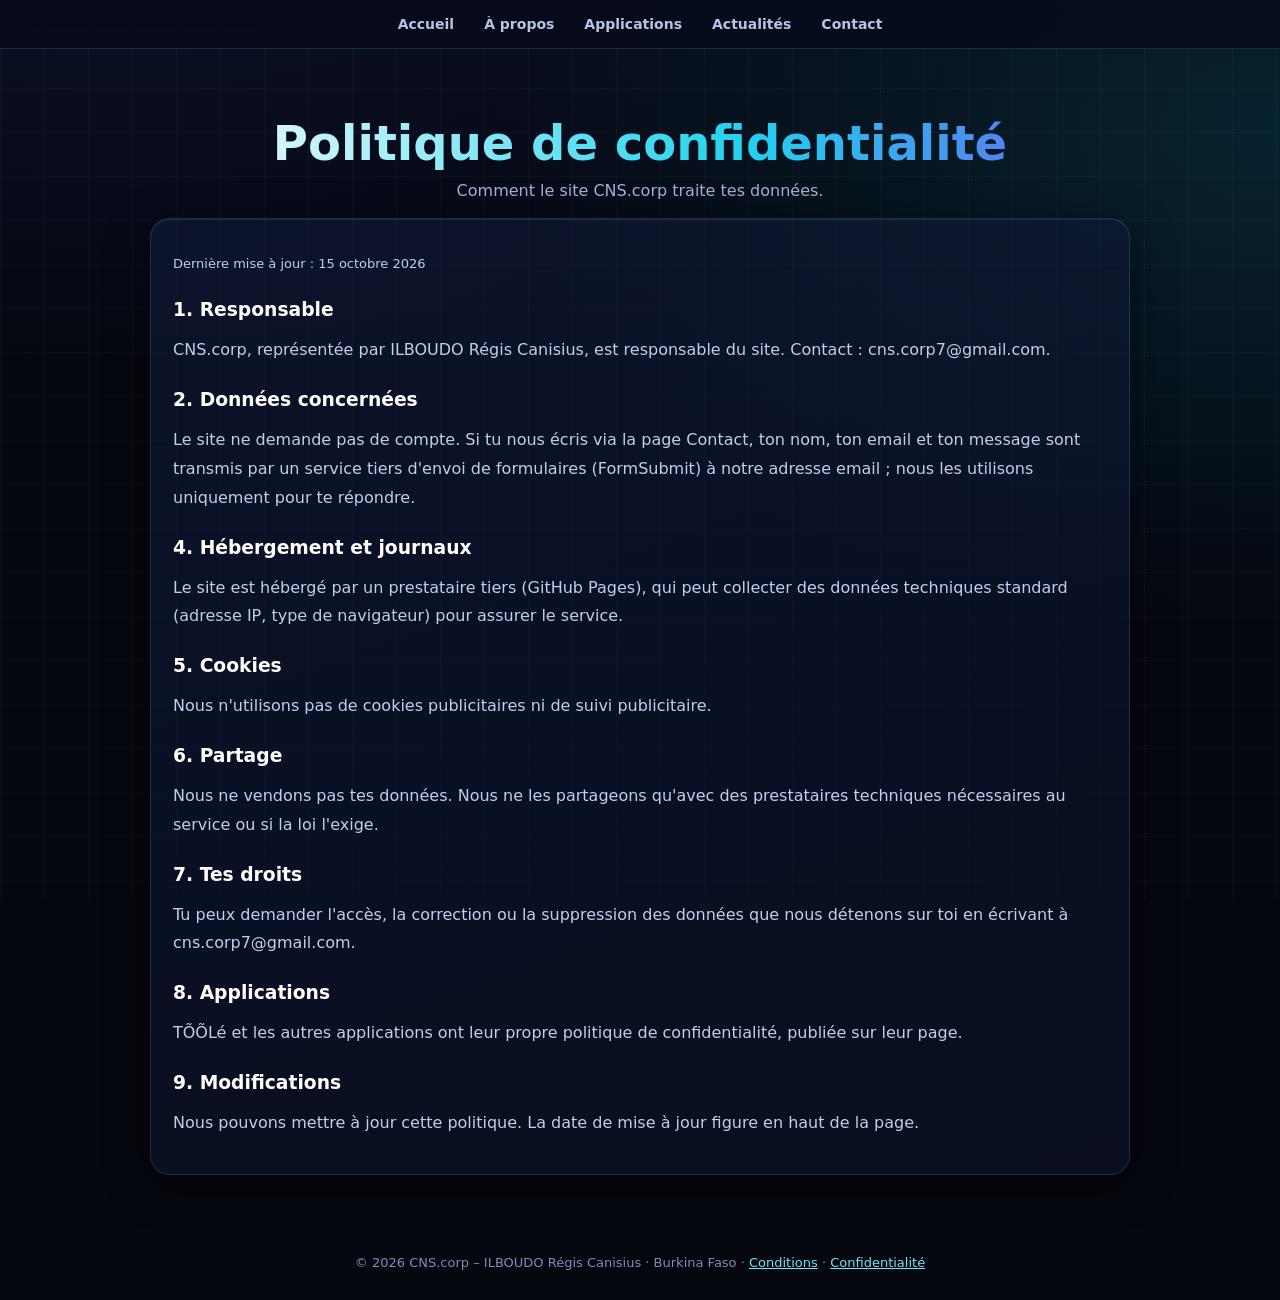
<file: politique.html>
<!doctype html><html lang="fr"><head><meta charset="utf-8"><meta name="viewport" content="width=device-width,initial-scale=1"><title>Politique de confidentialité · CNS.corp</title><link rel="stylesheet" href="cns-site.css?v=216"></head><body><nav class="cns-nav"><a href="index.html">Accueil</a><a href="a-propos.html">À propos</a><a href="applications.html">Applications</a><a href="actualites.html">Actualités</a><a href="contact.html">Contact</a></nav><div class="wrap"><div class="hero"><h1>Politique de confidentialité</h1><p>Comment le site CNS.corp traite tes données.</p></div><div class="card legal"><p class="maj">Dernière mise à jour : 15 octobre 2026</p><h3>1. Responsable</h3><p>CNS.corp, représentée par ILBOUDO Régis Canisius, est responsable du site. Contact : cns.corp7@gmail.com.</p><h3>2. Données concernées</h3><p>Le site ne demande pas de compte. Si tu nous écris via la page Contact, ton nom, ton email et ton message sont transmis par un service tiers d'envoi de formulaires (FormSubmit) à notre adresse email ; nous les utilisons uniquement pour te répondre.</p><h3>4. Hébergement et journaux</h3><p>Le site est hébergé par un prestataire tiers (GitHub Pages), qui peut collecter des données techniques standard (adresse IP, type de navigateur) pour assurer le service.</p><h3>5. Cookies</h3><p>Nous n'utilisons pas de cookies publicitaires ni de suivi publicitaire.</p><h3>6. Partage</h3><p>Nous ne vendons pas tes données. Nous ne les partageons qu'avec des prestataires techniques nécessaires au service ou si la loi l'exige.</p><h3>7. Tes droits</h3><p>Tu peux demander l'accès, la correction ou la suppression des données que nous détenons sur toi en écrivant à cns.corp7@gmail.com.</p><h3>8. Applications</h3><p>TÕÕLé et les autres applications ont leur propre politique de confidentialité, publiée sur leur page.</p><h3>9. Modifications</h3><p>Nous pouvons mettre à jour cette politique. La date de mise à jour figure en haut de la page.</p></div></div><div class="cf">© 2026 CNS.corp – ILBOUDO Régis Canisius · Burkina Faso · <a href="conditions.html" style="color:#67e8f9">Conditions</a> · <a href="politique.html" style="color:#67e8f9">Confidentialité</a></div><script src="cns-pro.js"></script></body></html>
</file>
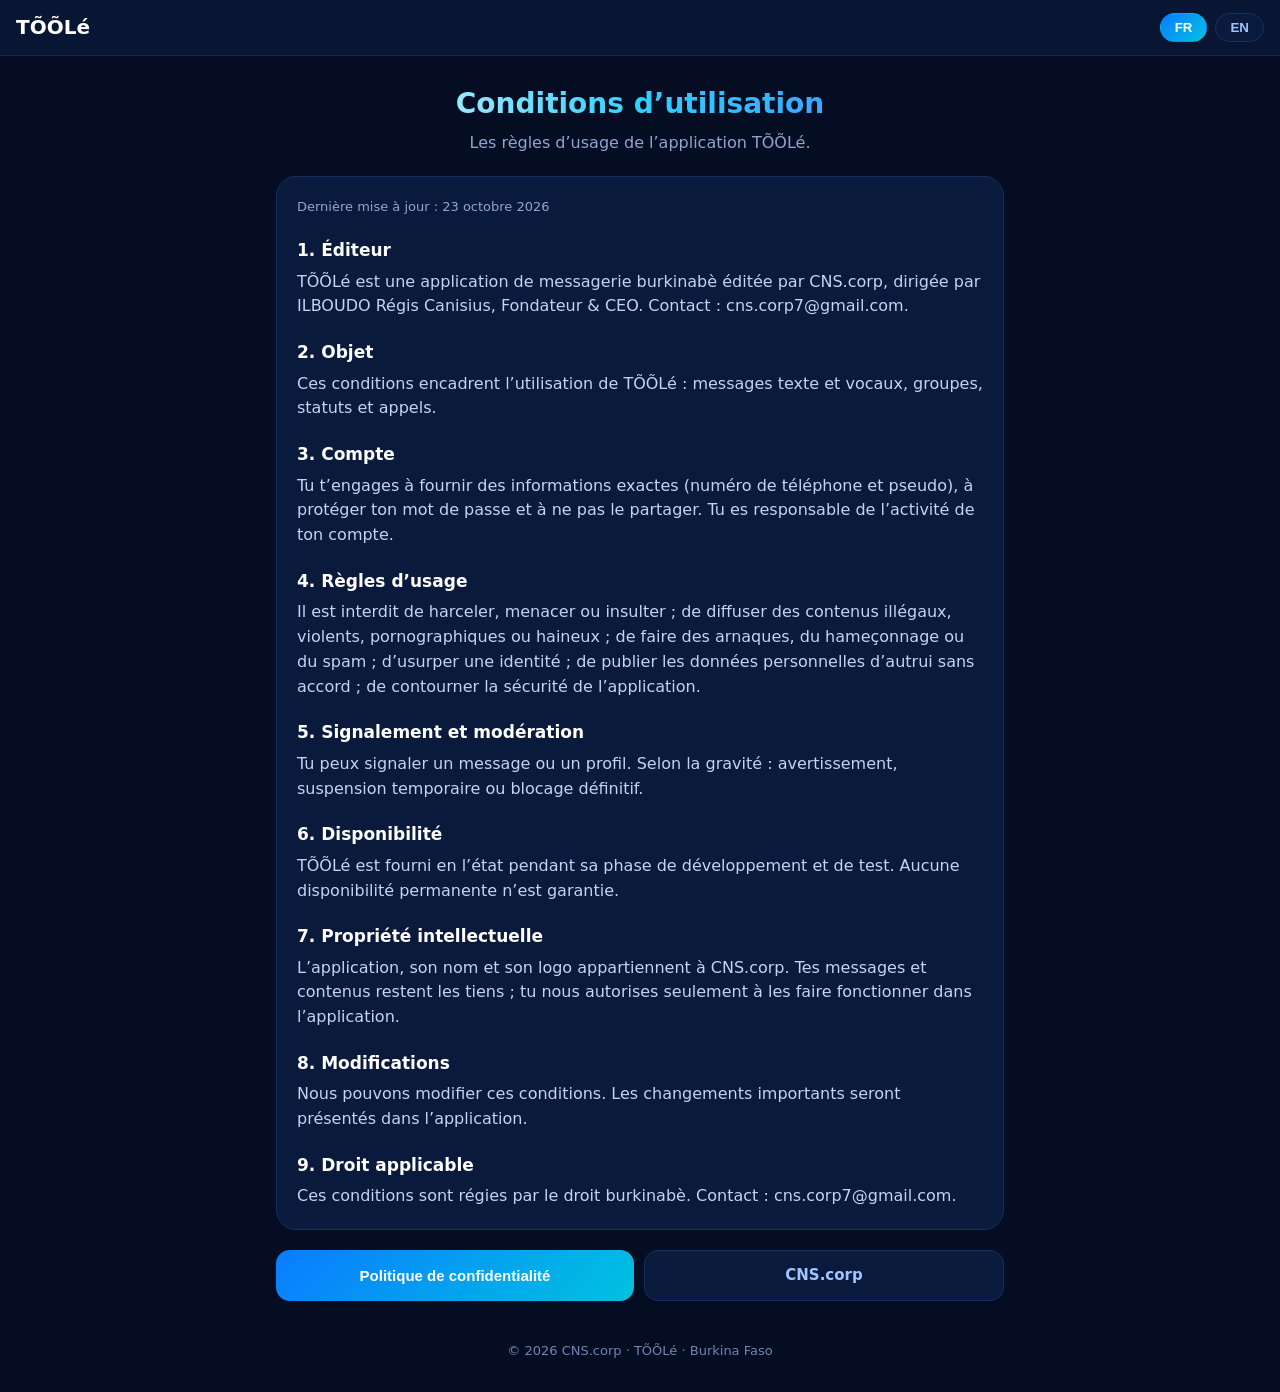
<file: toole-legal.html>
<!doctype html>
<html lang="fr"><head><meta charset="utf-8"><meta name="viewport" content="width=device-width,initial-scale=1">
<title>TÕÕLé – Conditions et confidentialité</title>
<style>
*{box-sizing:border-box}body{margin:0;background:#050d22;color:#dbe7ff;font:16px/1.55 system-ui,Segoe UI,Roboto,sans-serif}
header{display:flex;align-items:center;gap:8px;padding:12px 16px;background:#081633;border-bottom:1px solid #16264a;position:sticky;top:0}
header b{font-size:20px;color:#fff;margin-right:auto}
header button{border:1px solid #17305f;background:#0a1a3c;color:#9fc4ff;border-radius:999px;padding:6px 14px;font-weight:700}
header button.on{background:linear-gradient(135deg,#0a7cff,#00c2e0);color:#fff;border-color:transparent}
main{max-width:760px;margin:0 auto;padding:26px 16px 10px}
h1{text-align:center;font-size:28px;margin:0 0 6px;background:linear-gradient(90deg,#fff,#2fd0ff,#4a7dff);-webkit-background-clip:text;background-clip:text;-webkit-text-fill-color:transparent}
.s{text-align:center;color:#8fa6cf;margin:0 0 20px}
.c{background:#0a1a3c;border:1px solid #17305f;border-radius:20px;padding:20px}
.d{font-size:13px;color:#8fa6cf}h3{font-size:17px;color:#fff;margin:20px 0 6px}.c p{margin:0;color:#c3d3f2}
.n{display:flex;gap:10px;flex-wrap:wrap;margin:20px 0}
.n button,.n a{flex:1;min-width:150px;text-align:center;text-decoration:none;padding:13px;border-radius:14px;font-weight:700;border:0;font-size:15px}
.n button{background:linear-gradient(135deg,#0a7cff,#00c2e0);color:#fff}.n a{background:#0a1a3c;border:1px solid #17305f;color:#9fc4ff}
footer{text-align:center;color:#6f86b3;font-size:13px;padding:10px 16px 30px}
</style></head><body>
<header><b>TÕÕLé</b><button id="bf">FR</button><button id="be">EN</button></header>
<main><h1 id="h"></h1><p class="s" id="s"></p><div class="c" id="c"></div>
<div class="n"><button id="o"></button><a href="./" id="a">CNS.corp</a></div></main>
<footer>© 2026 CNS.corp · TÕÕLé · Burkina Faso</footer>
<script>
var M="cns.corp7@gmail.com",D={fr:{terms:["Conditions d’utilisation","Les règles d’usage de l’application TÕÕLé.","Dernière mise à jour : 23 octobre 2026","Politique de confidentialité","Conditions d’utilisation",[
["1. Éditeur","TÕÕLé est une application de messagerie burkinabè éditée par CNS.corp, dirigée par ILBOUDO Régis Canisius, Fondateur & CEO. Contact : "+M+"."],
["2. Objet","Ces conditions encadrent l’utilisation de TÕÕLé : messages texte et vocaux, groupes, statuts et appels."],
["3. Compte","Tu t’engages à fournir des informations exactes (numéro de téléphone et pseudo), à protéger ton mot de passe et à ne pas le partager. Tu es responsable de l’activité de ton compte."],
["4. Règles d’usage","Il est interdit de harceler, menacer ou insulter ; de diffuser des contenus illégaux, violents, pornographiques ou haineux ; de faire des arnaques, du hameçonnage ou du spam ; d’usurper une identité ; de publier les données personnelles d’autrui sans accord ; de contourner la sécurité de l’application."],
["5. Signalement et modération","Tu peux signaler un message ou un profil. Selon la gravité : avertissement, suspension temporaire ou blocage définitif."],
["6. Disponibilité","TÕÕLé est fourni en l’état pendant sa phase de développement et de test. Aucune disponibilité permanente n’est garantie."],
["7. Propriété intellectuelle","L’application, son nom et son logo appartiennent à CNS.corp. Tes messages et contenus restent les tiens ; tu nous autorises seulement à les faire fonctionner dans l’application."],
["8. Modifications","Nous pouvons modifier ces conditions. Les changements importants seront présentés dans l’application."],
["9. Droit applicable","Ces conditions sont régies par le droit burkinabè. Contact : "+M+"."]]],
privacy:["Politique de confidentialité","Comment l’application TÕÕLé traite tes données.","Dernière mise à jour : 23 octobre 2026","Conditions d’utilisation","Politique de confidentialité",[
["1. Responsable","CNS.corp (Burkina Faso), représentée par ILBOUDO Régis Canisius, est responsable de l’application TÕÕLé. Contact : "+M+"."],
["2. Données traitées","Numéro de téléphone, pseudo, photo de profil, messages privés et de groupe, messages vocaux, statuts, contacts enregistrés et données techniques minimales (dates de connexion)."],
["3. Pas de vente de données","TÕÕLé ne vend pas tes données et n’affiche pas de publicité dans les discussions."],
["4. Durées de conservation","Messages privés : 20 jours sur nos serveurs, puis suppression. Messages de groupe : 15 jours. Vocaux : 15 jours. Statuts : 24 heures maximum. Les messages déjà reçus peuvent rester sur ton téléphone pour une consultation hors connexion ; ces copies disparaissent à la désinstallation."],
["5. Signalements","Tu peux signaler un message ou un profil. Seul le message signalé, avec son motif, est transmis à l’équipe pour examen. Nous ne lisons pas les conversations en dehors de ces signalements."],
["6. Tes droits","Tu peux demander l’accès, la correction ou la suppression de ton compte et de tes données en écrivant à "+M+". Après suppression, les données liées sont effacées des serveurs dans les délais ci-dessus."],
["7. Sécurité","Nous appliquons des mesures raisonnables pour protéger les données, mais aucun système n’est totalement infaillible. Ne partage jamais ton mot de passe."],
["8. Modifications","Nous pouvons mettre à jour cette politique. Les changements importants seront présentés dans l’application."],
["9. Site CNS.corp","Le site CNS.corp a sa propre politique, distincte de celle de TÕÕLé."]]]},
en:{terms:["Terms of Use","The rules for using the TÕÕLé app.","Last updated: October 23, 2026","Privacy Policy","Terms of Use",[
["1. Publisher","TÕÕLé is a Burkinabè messaging app published by CNS.corp, led by ILBOUDO Régis Canisius, Founder & CEO. Contact: "+M+"."],
["2. Purpose","These terms govern the use of TÕÕLé: text and voice messages, groups, statuses and calls."],
["3. Account","You agree to provide accurate information (phone number and username), to protect your password and not to share it. You are responsible for the activity on your account."],
["4. Acceptable use","You must not harass, threaten or insult anyone; post illegal, violent, pornographic or hateful content; run scams, phishing or spam; impersonate someone; publish other people’s personal data without consent; or try to bypass the app’s security."],
["5. Reporting and moderation","You can report a message or a profile. Depending on severity: a warning, a temporary suspension or a permanent ban."],
["6. Availability","TÕÕLé is provided as is during its development and testing phase. Permanent availability is not guaranteed."],
["7. Intellectual property","The app, its name and its logo belong to CNS.corp. Your messages and content remain yours; you only allow us to operate them within the app."],
["8. Changes","We may change these terms. Significant changes will be shown in the app."],
["9. Governing law","These terms are governed by the law of Burkina Faso. Contact: "+M+"."]]],
privacy:["Privacy Policy","How the TÕÕLé app handles your data.","Last updated: October 23, 2026","Terms of Use","Privacy Policy",[
["1. Controller","CNS.corp (Burkina Faso), represented by ILBOUDO Régis Canisius, is responsible for the TÕÕLé app. Contact: "+M+"."],
["2. Data we process","Phone number, username, profile photo, private and group messages, voice messages, statuses, saved contacts and minimal technical data (login dates)."],
["3. No sale of data","TÕÕLé does not sell your data and shows no advertising inside conversations."],
["4. Retention periods","Private messages: kept on our servers for 20 days, then deleted. Group messages: 15 days. Voice messages: 15 days. Statuses: 24 hours maximum. Messages already received may stay on your phone for offline viewing; these copies are removed when the app is uninstalled."],
["5. Reports","You can report a message or a profile. Only the reported message, with its reason, is sent to the team for review. We do not read conversations outside these reports."],
["6. Your rights","You can ask for access, correction or deletion of your account and data by writing to "+M+". After deletion, related data is erased from our servers within the periods above."],
["7. Security","We apply reasonable measures to protect data, but no system is completely secure. Never share your password."],
["8. Changes","We may update this policy. Significant changes will be shown in the app."],
["9. CNS.corp website","The CNS.corp website has its own policy, separate from TÕÕLé’s."]]]}};
var q=new URLSearchParams(location.search),doc=q.get("doc")=="privacy"?"privacy":"terms",lg=q.get("lang")=="en"?"en":"fr",$=function(i){return document.getElementById(i)};
function go(){var d=D[lg][doc];document.documentElement.lang=lg;document.title="TÕÕLé – "+d[0];
$("h").textContent=d[0];$("s").textContent=d[1];$("o").textContent=d[3];$("bf").className=lg=="fr"?"on":"";$("be").className=lg=="en"?"on":"";
var h='<div class="d">'+d[2]+"</div>";d[5].forEach(function(s){h+="<h3>"+s[0]+"</h3><p>"+s[1]+"</p>"});$("c").innerHTML=h;
history.replaceState(null,"","?doc="+doc+"&lang="+lg);window.scrollTo(0,0)}
$("bf").onclick=function(){lg="fr";go()};$("be").onclick=function(){lg="en";go()};
$("o").onclick=function(){doc=doc=="terms"?"privacy":"terms";go()};go();
</script></body></html>
</file>
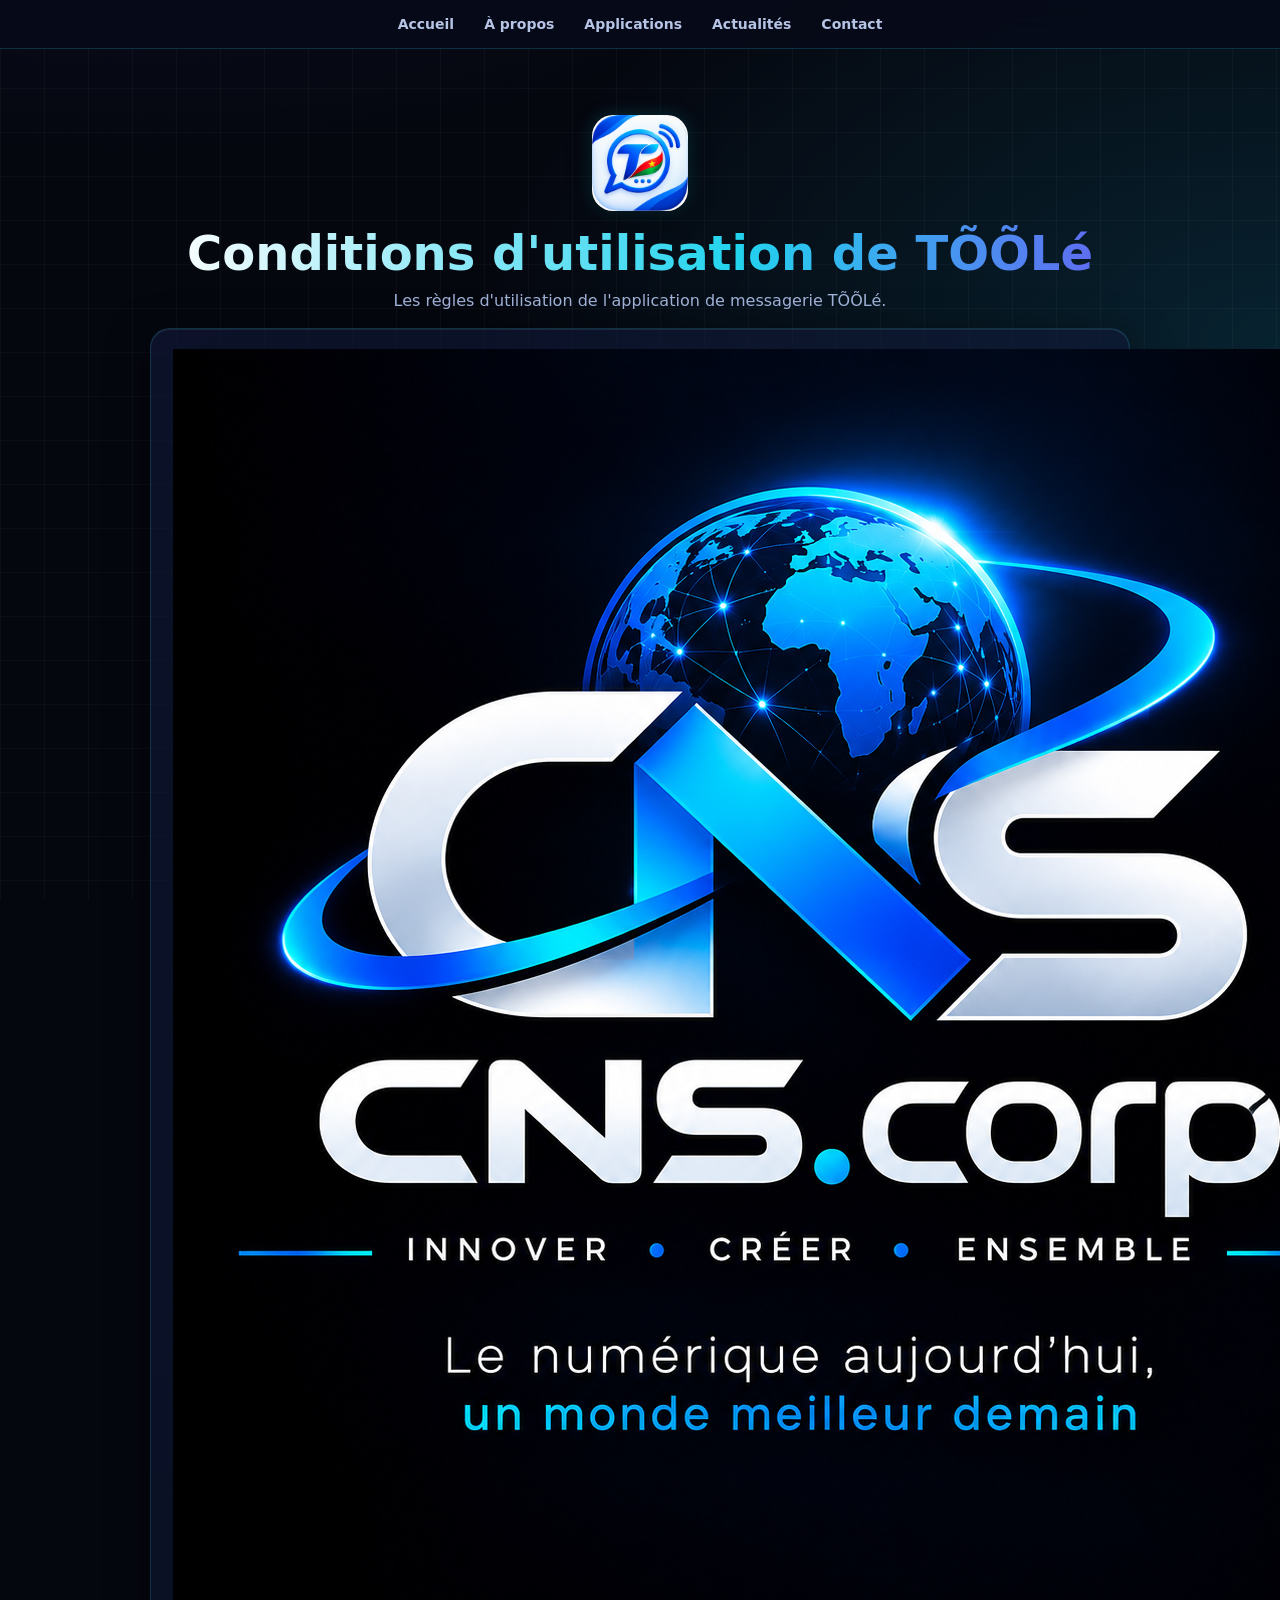
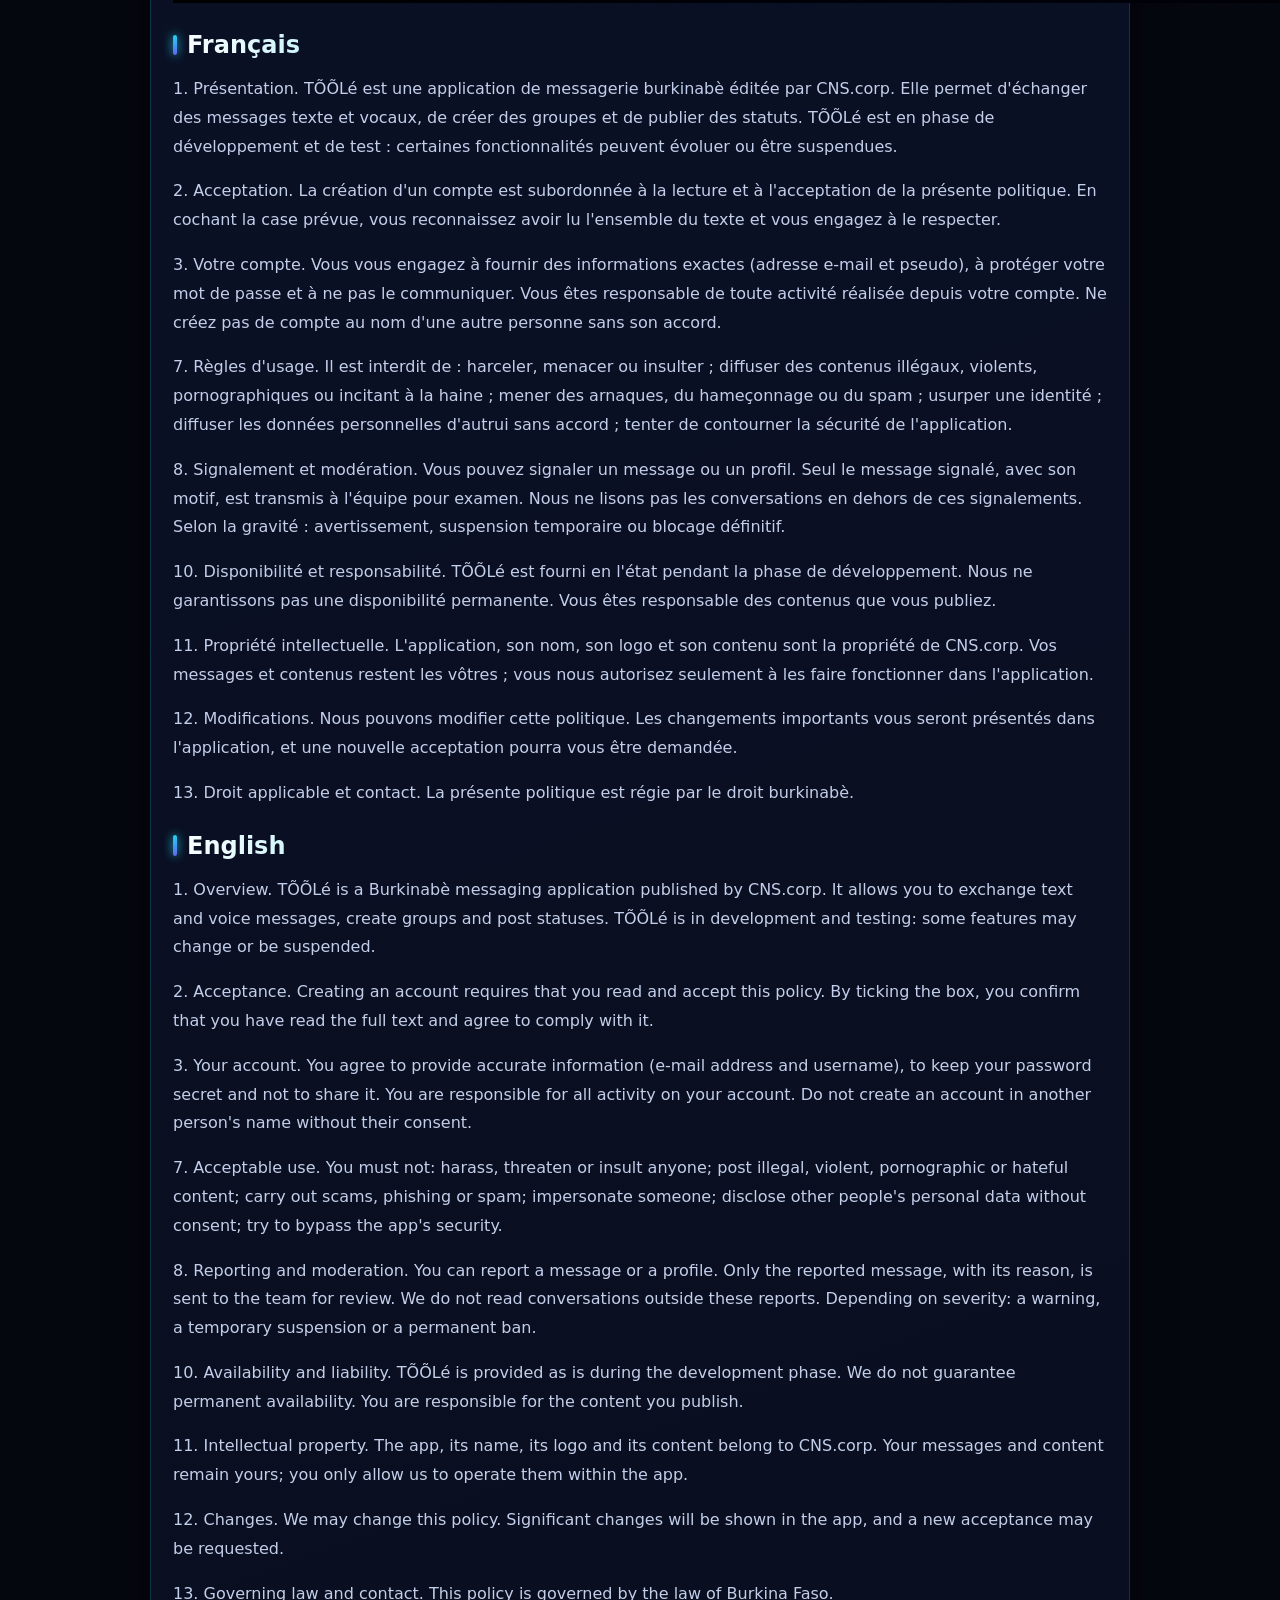
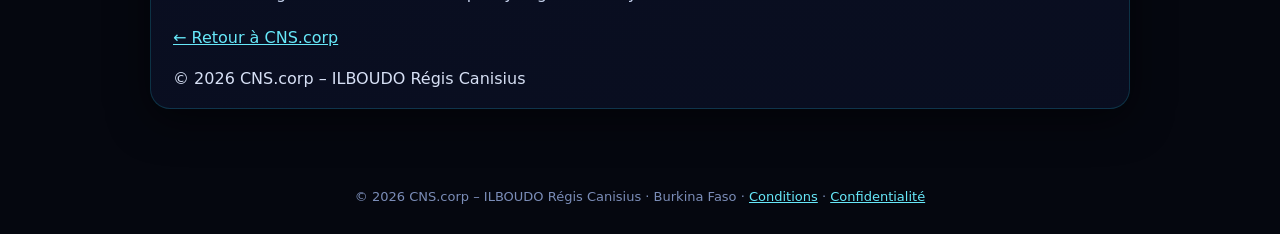
<file: tooole-conditions.html>
<!doctype html><html lang="fr"><head><meta charset="utf-8"><meta name="viewport" content="width=device-width,initial-scale=1"><title>Conditions d'utilisation de TÕÕLé · CNS.corp</title><link rel="stylesheet" href="cns-site.css?v=216"></head><body><nav class="cns-nav"><a href="index.html">Accueil</a><a href="a-propos.html">À propos</a><a href="applications.html">Applications</a><a href="actualites.html">Actualités</a><a href="contact.html">Contact</a></nav><div class="wrap"><div class="hero"><img class="ico" src="img/tooole.png?v=215" alt="" width="96" height="96"><h1>Conditions d'utilisation de TÕÕLé</h1><p>Les règles d'utilisation de l'application de messagerie TÕÕLé.</p></div><div class="card legal"><header><a href="index.html"><img src="img/logo.png" alt="CNS.corp"></a></header><main><h2>Français</h2><p>1. Présentation. TÕÕLé est une application de messagerie burkinabè éditée par CNS.corp. Elle permet d'échanger des messages texte et vocaux, de créer des groupes et de publier des statuts. TÕÕLé est en phase de développement et de test : certaines fonctionnalités peuvent évoluer ou être suspendues.</p><p>2. Acceptation. La création d'un compte est subordonnée à la lecture et à l'acceptation de la présente politique. En cochant la case prévue, vous reconnaissez avoir lu l'ensemble du texte et vous engagez à le respecter.</p><p>3. Votre compte. Vous vous engagez à fournir des informations exactes (adresse e-mail et pseudo), à protéger votre mot de passe et à ne pas le communiquer. Vous êtes responsable de toute activité réalisée depuis votre compte. Ne créez pas de compte au nom d'une autre personne sans son accord.</p><p>7. Règles d'usage. Il est interdit de : harceler, menacer ou insulter ; diffuser des contenus illégaux, violents, pornographiques ou incitant à la haine ; mener des arnaques, du hameçonnage ou du spam ; usurper une identité ; diffuser les données personnelles d'autrui sans accord ; tenter de contourner la sécurité de l'application.</p><p>8. Signalement et modération. Vous pouvez signaler un message ou un profil. Seul le message signalé, avec son motif, est transmis à l'équipe pour examen. Nous ne lisons pas les conversations en dehors de ces signalements. Selon la gravité : avertissement, suspension temporaire ou blocage définitif.</p><p>10. Disponibilité et responsabilité. TÕÕLé est fourni en l'état pendant la phase de développement. Nous ne garantissons pas une disponibilité permanente. Vous êtes responsable des contenus que vous publiez.</p><p>11. Propriété intellectuelle. L'application, son nom, son logo et son contenu sont la propriété de CNS.corp. Vos messages et contenus restent les vôtres ; vous nous autorisez seulement à les faire fonctionner dans l'application.</p><p>12. Modifications. Nous pouvons modifier cette politique. Les changements importants vous seront présentés dans l'application, et une nouvelle acceptation pourra vous être demandée.</p><p>13. Droit applicable et contact. La présente politique est régie par le droit burkinabè.</p><h2>English</h2><p>1. Overview. TÕÕLé is a Burkinabè messaging application published by CNS.corp. It allows you to exchange text and voice messages, create groups and post statuses. TÕÕLé is in development and testing: some features may change or be suspended.</p><p>2. Acceptance. Creating an account requires that you read and accept this policy. By ticking the box, you confirm that you have read the full text and agree to comply with it.</p><p>3. Your account. You agree to provide accurate information (e-mail address and username), to keep your password secret and not to share it. You are responsible for all activity on your account. Do not create an account in another person's name without their consent.</p><p>7. Acceptable use. You must not: harass, threaten or insult anyone; post illegal, violent, pornographic or hateful content; carry out scams, phishing or spam; impersonate someone; disclose other people's personal data without consent; try to bypass the app's security.</p><p>8. Reporting and moderation. You can report a message or a profile. Only the reported message, with its reason, is sent to the team for review. We do not read conversations outside these reports. Depending on severity: a warning, a temporary suspension or a permanent ban.</p><p>10. Availability and liability. TÕÕLé is provided as is during the development phase. We do not guarantee permanent availability. You are responsible for the content you publish.</p><p>11. Intellectual property. The app, its name, its logo and its content belong to CNS.corp. Your messages and content remain yours; you only allow us to operate them within the app.</p><p>12. Changes. We may change this policy. Significant changes will be shown in the app, and a new acceptance may be requested.</p><p>13. Governing law and contact. This policy is governed by the law of Burkina Faso.</p><p><a href="index.html">← Retour à CNS.corp</a></p></main><footer>© 2026 CNS.corp – ILBOUDO Régis Canisius</footer></div></div><div class="cf">© 2026 CNS.corp – ILBOUDO Régis Canisius · Burkina Faso · <a href="conditions.html" style="color:#67e8f9">Conditions</a> · <a href="politique.html" style="color:#67e8f9">Confidentialité</a></div><script src="cns-pro.js"></script></body></html>
</file>
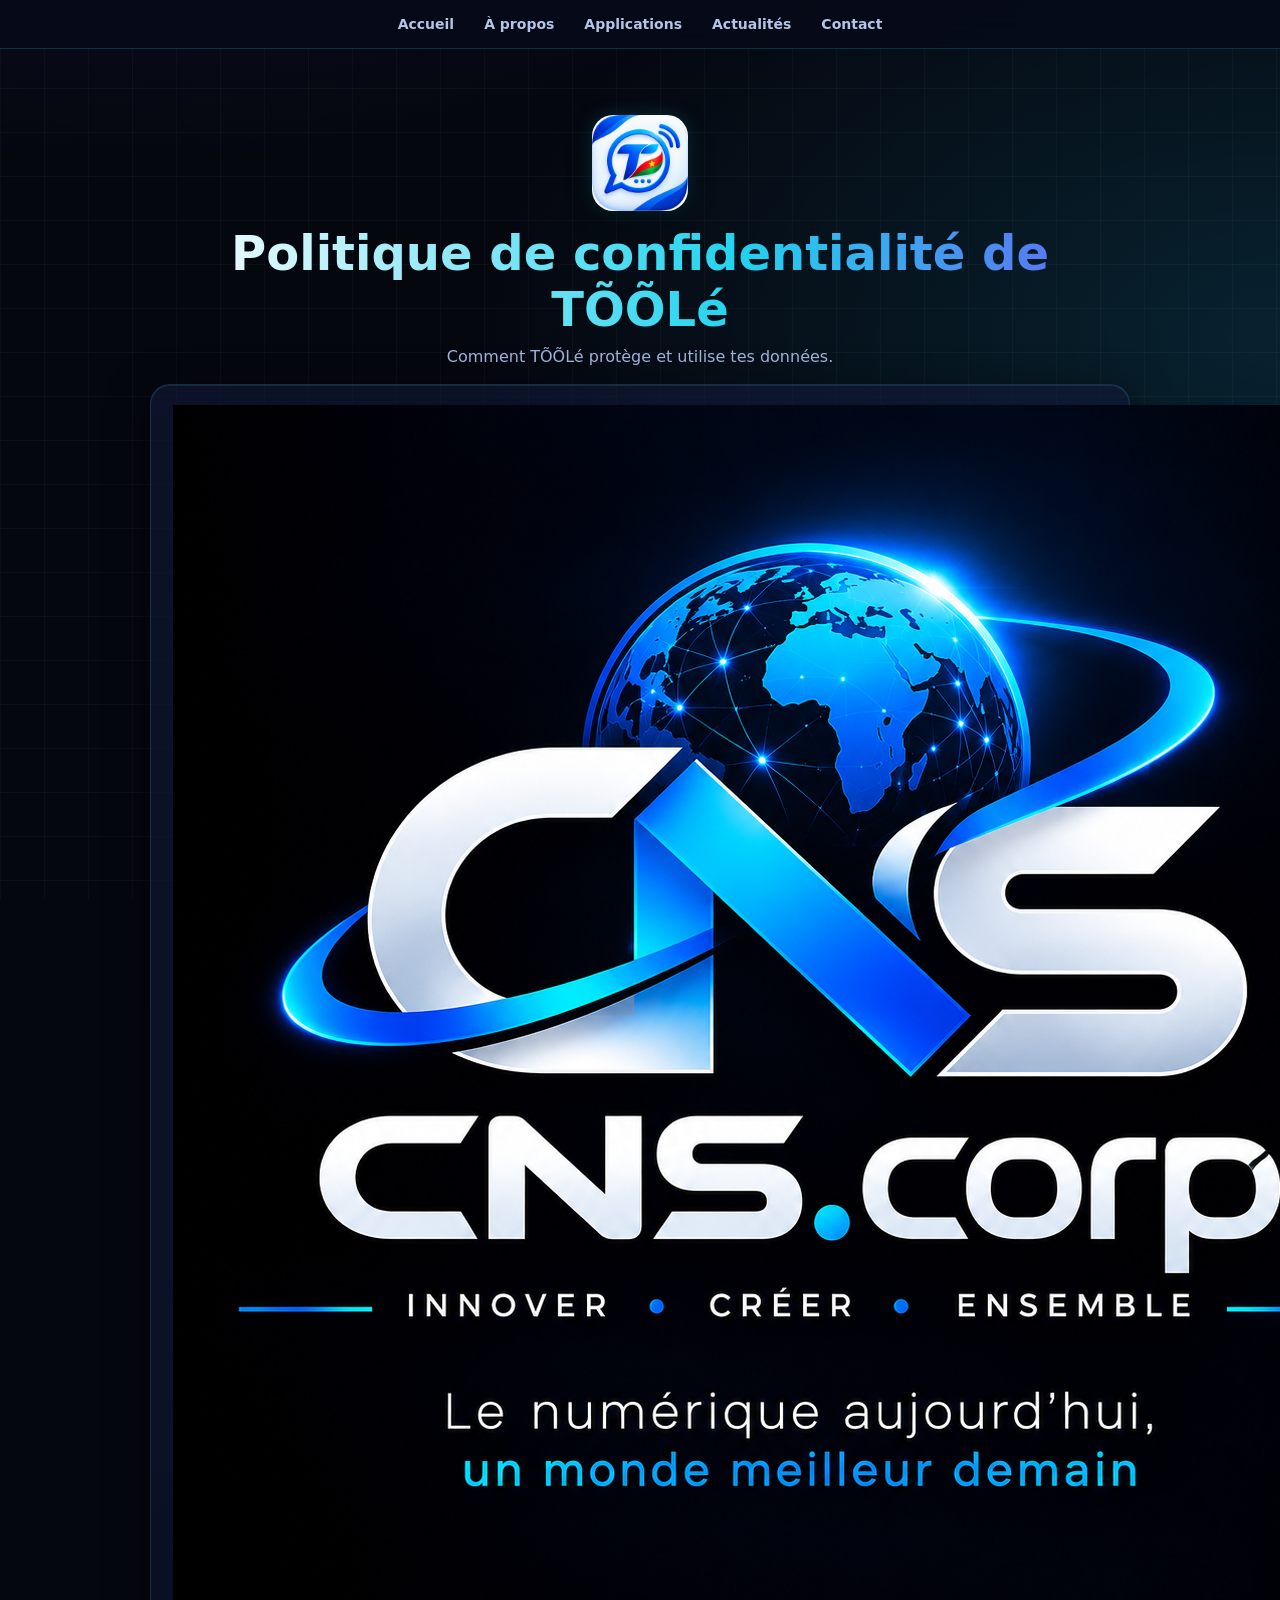
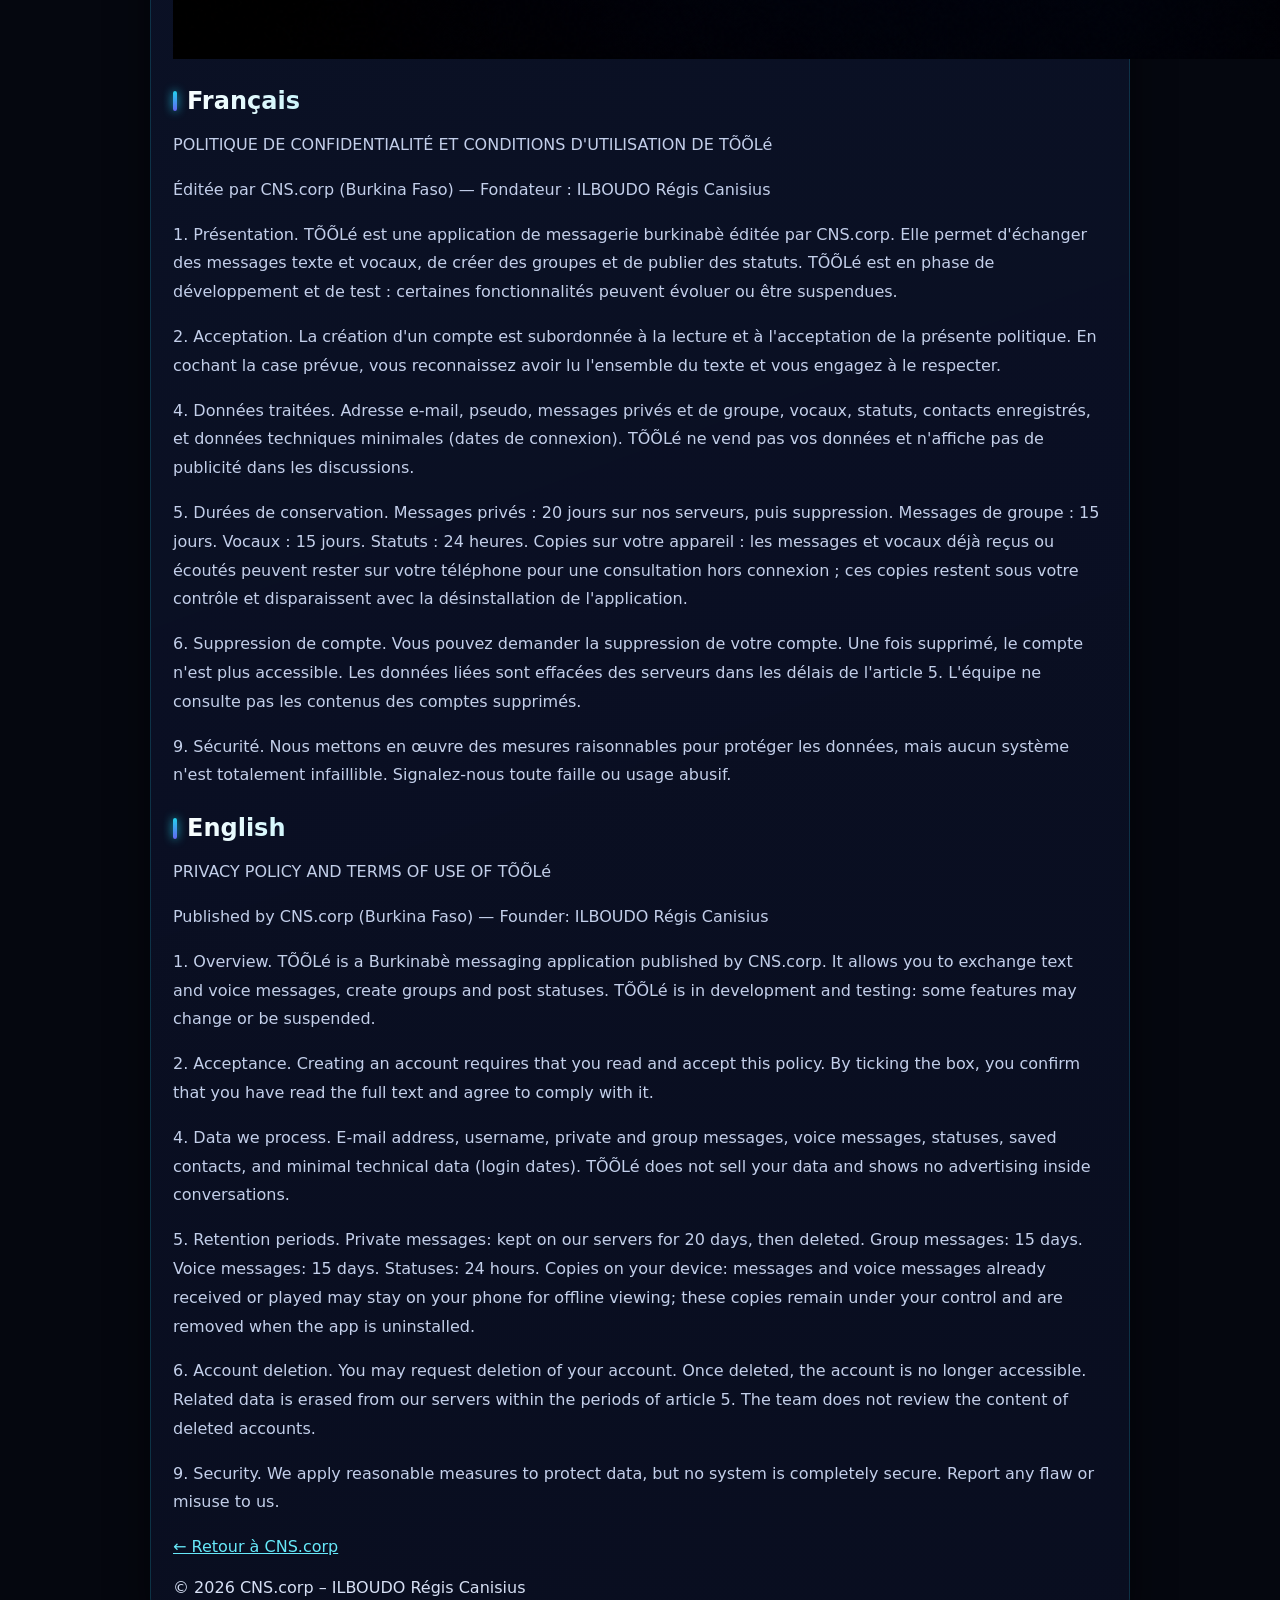
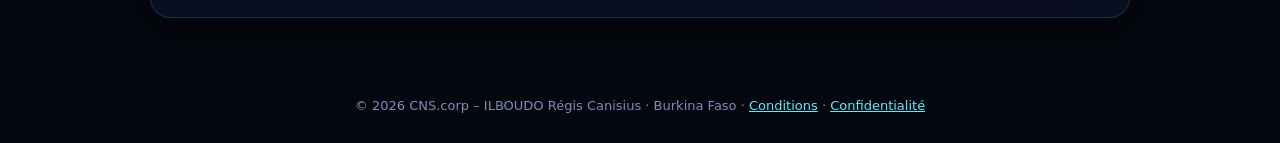
<file: tooole-politique.html>
<!doctype html><html lang="fr"><head><meta charset="utf-8"><meta name="viewport" content="width=device-width,initial-scale=1"><title>Politique de confidentialité de TÕÕLé · CNS.corp</title><link rel="stylesheet" href="cns-site.css?v=216"></head><body><nav class="cns-nav"><a href="index.html">Accueil</a><a href="a-propos.html">À propos</a><a href="applications.html">Applications</a><a href="actualites.html">Actualités</a><a href="contact.html">Contact</a></nav><div class="wrap"><div class="hero"><img class="ico" src="img/tooole.png?v=215" alt="" width="96" height="96"><h1>Politique de confidentialité de TÕÕLé</h1><p>Comment TÕÕLé protège et utilise tes données.</p></div><div class="card legal"><header><a href="index.html"><img src="img/logo.png" alt="CNS.corp"></a></header><main><h2>Français</h2><p>POLITIQUE DE CONFIDENTIALITÉ ET CONDITIONS D'UTILISATION DE TÕÕLé</p><p>Éditée par CNS.corp (Burkina Faso) — Fondateur : ILBOUDO Régis Canisius</p><p>1. Présentation. TÕÕLé est une application de messagerie burkinabè éditée par CNS.corp. Elle permet d'échanger des messages texte et vocaux, de créer des groupes et de publier des statuts. TÕÕLé est en phase de développement et de test : certaines fonctionnalités peuvent évoluer ou être suspendues.</p><p>2. Acceptation. La création d'un compte est subordonnée à la lecture et à l'acceptation de la présente politique. En cochant la case prévue, vous reconnaissez avoir lu l'ensemble du texte et vous engagez à le respecter.</p><p>4. Données traitées. Adresse e-mail, pseudo, messages privés et de groupe, vocaux, statuts, contacts enregistrés, et données techniques minimales (dates de connexion). TÕÕLé ne vend pas vos données et n'affiche pas de publicité dans les discussions.</p><p>5. Durées de conservation. Messages privés : 20 jours sur nos serveurs, puis suppression. Messages de groupe : 15 jours. Vocaux : 15 jours. Statuts : 24 heures. Copies sur votre appareil : les messages et vocaux déjà reçus ou écoutés peuvent rester sur votre téléphone pour une consultation hors connexion ; ces copies restent sous votre contrôle et disparaissent avec la désinstallation de l'application.</p><p>6. Suppression de compte. Vous pouvez demander la suppression de votre compte. Une fois supprimé, le compte n'est plus accessible. Les données liées sont effacées des serveurs dans les délais de l'article 5. L'équipe ne consulte pas les contenus des comptes supprimés.</p><p>9. Sécurité. Nous mettons en œuvre des mesures raisonnables pour protéger les données, mais aucun système n'est totalement infaillible. Signalez-nous toute faille ou usage abusif.</p><h2>English</h2><p>PRIVACY POLICY AND TERMS OF USE OF TÕÕLé</p><p>Published by CNS.corp (Burkina Faso) — Founder: ILBOUDO Régis Canisius</p><p>1. Overview. TÕÕLé is a Burkinabè messaging application published by CNS.corp. It allows you to exchange text and voice messages, create groups and post statuses. TÕÕLé is in development and testing: some features may change or be suspended.</p><p>2. Acceptance. Creating an account requires that you read and accept this policy. By ticking the box, you confirm that you have read the full text and agree to comply with it.</p><p>4. Data we process. E-mail address, username, private and group messages, voice messages, statuses, saved contacts, and minimal technical data (login dates). TÕÕLé does not sell your data and shows no advertising inside conversations.</p><p>5. Retention periods. Private messages: kept on our servers for 20 days, then deleted. Group messages: 15 days. Voice messages: 15 days. Statuses: 24 hours. Copies on your device: messages and voice messages already received or played may stay on your phone for offline viewing; these copies remain under your control and are removed when the app is uninstalled.</p><p>6. Account deletion. You may request deletion of your account. Once deleted, the account is no longer accessible. Related data is erased from our servers within the periods of article 5. The team does not review the content of deleted accounts.</p><p>9. Security. We apply reasonable measures to protect data, but no system is completely secure. Report any flaw or misuse to us.</p><p><a href="index.html">← Retour à CNS.corp</a></p></main><footer>© 2026 CNS.corp – ILBOUDO Régis Canisius</footer></div></div><div class="cf">© 2026 CNS.corp – ILBOUDO Régis Canisius · Burkina Faso · <a href="conditions.html" style="color:#67e8f9">Conditions</a> · <a href="politique.html" style="color:#67e8f9">Confidentialité</a></div><script src="cns-pro.js"></script></body></html>
</file>
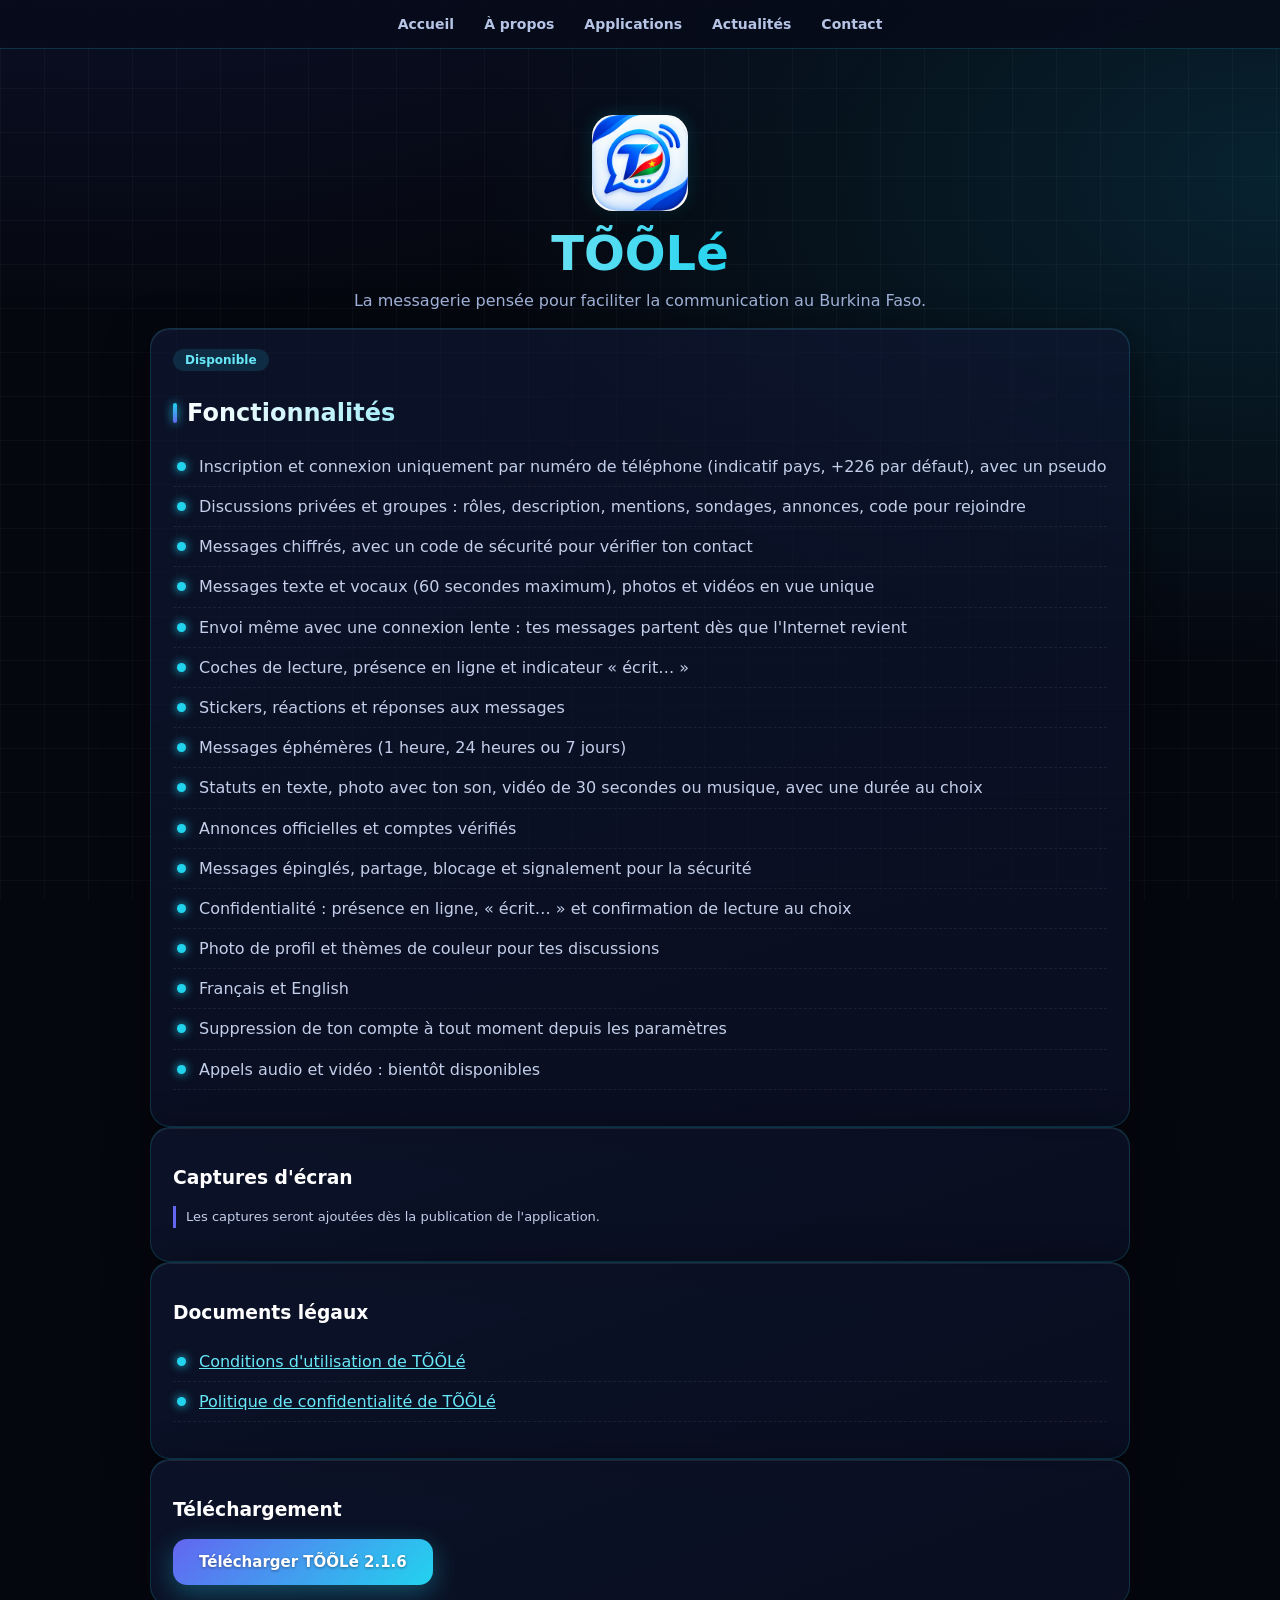
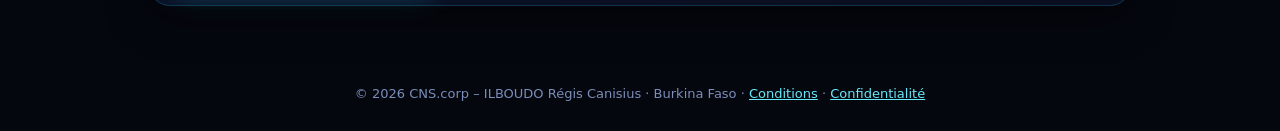
<file: tooole.html>
<!doctype html><html lang="fr"><head><meta charset="utf-8"><meta name="viewport" content="width=device-width,initial-scale=1"><title>TÕÕLé · CNS.corp</title><link rel="stylesheet" href="cns-site.css?v=216"></head><body><nav class="cns-nav"><a href="index.html">Accueil</a><a href="a-propos.html">À propos</a><a href="applications.html">Applications</a><a href="actualites.html">Actualités</a><a href="contact.html">Contact</a></nav><div class="wrap"><div class="hero"><img class="ico" src="img/tooole.png?v=215" alt="TÕÕLé" width="72" height="72"><h1>TÕÕLé</h1><p>La messagerie pensée pour faciliter la communication au Burkina Faso.</p></div><div class="card"><span class="tag">Disponible</span><h2>Fonctionnalités</h2><ul>
<li>Inscription et connexion uniquement par numéro de téléphone (indicatif pays, +226 par défaut), avec un pseudo</li>
<li>Discussions privées et groupes : rôles, description, mentions, sondages, annonces, code pour rejoindre</li>
<li>Messages chiffrés, avec un code de sécurité pour vérifier ton contact</li>
<li>Messages texte et vocaux (60 secondes maximum), photos et vidéos en vue unique</li>
<li>Envoi même avec une connexion lente : tes messages partent dès que l'Internet revient</li>
<li>Coches de lecture, présence en ligne et indicateur « écrit… »</li>
<li>Stickers, réactions et réponses aux messages</li>
<li>Messages éphémères (1 heure, 24 heures ou 7 jours)</li>
<li>Statuts en texte, photo avec ton son, vidéo de 30 secondes ou musique, avec une durée au choix</li>
<li>Annonces officielles et comptes vérifiés</li>
<li>Messages épinglés, partage, blocage et signalement pour la sécurité</li>
<li>Confidentialité : présence en ligne, « écrit… » et confirmation de lecture au choix</li>
<li>Photo de profil et thèmes de couleur pour tes discussions</li>
<li>Français et English</li>
<li>Suppression de ton compte à tout moment depuis les paramètres</li>
<li>Appels audio et vidéo : bientôt disponibles</li>
</ul></div><div class="card"><h3>Captures d'écran</h3><p class="note">Les captures seront ajoutées dès la publication de l'application.</p></div><div class="card"><h3>Documents légaux</h3><ul><li><a href="tooole-conditions.html" style="color:#67e8f9">Conditions d'utilisation de TÕÕLé</a></li><li><a href="tooole-politique.html" style="color:#67e8f9">Politique de confidentialité de TÕÕLé</a></li></ul></div><div class="card"><h3>Téléchargement</h3><a class="btn" href="https://jbjeqxubpqqypysfsubd.supabase.co/storage/v1/object/public/apk/TOOLE-2.1.6.apk" download>Télécharger TÕÕLé 2.1.6</a></div></div><div class="cf">© 2026 CNS.corp – ILBOUDO Régis Canisius · Burkina Faso · <a href="conditions.html" style="color:#67e8f9">Conditions</a> · <a href="politique.html" style="color:#67e8f9">Confidentialité</a></div><script src="cns-pro.js"></script></body></html>
</file>
<file: cns-site.css>
:root{--a:#22d3ee;--b:#6366f1;--bg:#05070f}
html{scroll-behavior:smooth}
body{background:radial-gradient(900px 500px at 10% -10%,#1d2a6b55,transparent),radial-gradient(800px 500px at 100% 10%,#0e749040,transparent),var(--bg)!important;color:#d7e0f5!important;font-family:system-ui,-apple-system,"Segoe UI",Roboto,sans-serif;margin:0}
body::before{content:"";position:fixed;inset:0;z-index:-1;pointer-events:none;background-image:linear-gradient(#ffffff08 1px,transparent 1px),linear-gradient(90deg,#ffffff08 1px,transparent 1px);background-size:44px 44px;animation:grid 14s linear infinite}
@keyframes grid{to{background-position:44px 44px}}
#cnsbar{position:fixed;top:0;left:0;height:3px;width:0;z-index:99;background:linear-gradient(90deg,var(--a),var(--b));box-shadow:0 0 12px var(--a)}
.cns-nav{position:sticky!important;top:0;z-index:50;display:flex;gap:6px;flex-wrap:wrap;justify-content:center;padding:10px;background:#070b1acc!important;backdrop-filter:blur(14px);-webkit-backdrop-filter:blur(14px);border-bottom:1px solid #22d3ee33}
.cns-nav a{color:#b6c4e6!important;text-decoration:none;padding:8px 14px;border-radius:999px;font-weight:600;font-size:14px;transition:.25s}
.cns-nav a:hover,.cns-nav a.on{color:#fff!important;background:linear-gradient(135deg,#22d3ee33,#6366f133);box-shadow:0 0 14px #22d3ee44}
.cns-more{display:flex;gap:10px;flex-wrap:wrap;justify-content:center;padding:14px}
.cns-more a{color:#fff;text-decoration:none;font-weight:700;font-size:14px;padding:10px 18px;border-radius:14px;border:1px solid #22d3ee55;background:#0d1530;transition:.25s}
.cns-more a:hover{box-shadow:0 0 20px #22d3ee55;transform:translateY(-2px)}
h1,h2{background:linear-gradient(90deg,#fff,var(--a) 60%,var(--b));-webkit-background-clip:text;background-clip:text;-webkit-text-fill-color:transparent}
h2{position:relative;padding-left:14px}
h2::before{content:"";position:absolute;left:0;top:.15em;bottom:.15em;width:4px;border-radius:4px;background:linear-gradient(var(--a),var(--b));box-shadow:0 0 10px var(--a)}
h3{color:#fff!important}
.card{background:linear-gradient(160deg,#111a3a99,#0a1024cc)!important;border:1px solid #22d3ee2e!important;border-radius:20px!important;box-shadow:0 10px 40px #0008,inset 0 1px 0 #ffffff14;transition:transform .3s,box-shadow .3s,border-color .3s}
.card:hover{transform:translateY(-4px);border-color:#22d3ee88!important;box-shadow:0 16px 50px #0009,0 0 28px #22d3ee33}
.card p,.card li{color:#c3cfea!important;line-height:1.7}
.card ul{list-style:none;padding-left:0}
.card li{position:relative;padding:6px 0 6px 26px;border-bottom:1px dashed #ffffff12}
.card li::before{content:"";position:absolute;left:4px;top:15px;width:9px;height:9px;border-radius:50%;background:var(--a);box-shadow:0 0 10px var(--a)}
.btn{display:inline-block;padding:14px 26px;border-radius:14px;background:linear-gradient(135deg,var(--b),var(--a))!important;color:#fff!important;font-weight:700;text-decoration:none;box-shadow:0 8px 26px #22d3ee55;transition:.25s;border:0;cursor:pointer;font-size:15px}
.btn:hover{transform:translateY(-2px) scale(1.03)}
.note{color:#8fa3cc!important;font-size:13px;border-left:3px solid var(--b);padding-left:10px}
.wrap{max-width:980px;margin:0 auto;padding:20px 16px 50px}
.hero{text-align:center;padding:46px 10px 18px}
.hero h1{font-size:clamp(28px,7vw,48px);margin:0 0 10px}
.hero p{color:#9fb0d6;max-width:620px;margin:0 auto}
.grid{display:grid;grid-template-columns:repeat(auto-fit,minmax(250px,1fr));gap:16px;margin:16px 0}
.tag{display:inline-block;padding:4px 12px;border-radius:999px;background:#22d3ee22;color:#67e8f9;font-size:12px;font-weight:700;margin-bottom:8px}
input,textarea{width:100%;box-sizing:border-box;padding:12px;border-radius:12px;border:1px solid #22d3ee44;background:#070b1a;color:#fff;margin:6px 0 12px;font:inherit}
.cf{text-align:center;color:#7b8db8;padding:30px 10px;font-size:13px}
.rv{opacity:0;transform:translateY(26px);transition:opacity .7s,transform .7s}
.rv.in{opacity:1;transform:none}
::-webkit-scrollbar{width:8px}::-webkit-scrollbar-thumb{background:linear-gradient(var(--a),var(--b));border-radius:8px}
.ico{width:72px;height:72px;border-radius:22%;display:block;margin:0 0 12px;object-fit:cover;box-shadow:0 8px 24px #0006,0 0 18px #22d3ee33}
.hero .ico{width:96px;height:96px;margin:0 auto 14px}
.legal h2,.legal h3{margin:24px 0 8px}
.legal p,.legal li{line-height:1.8}
.legal a{color:#67e8f9!important}
.legal .maj{color:#8fa3cc;font-size:13px}
.card{padding:20px 22px!important}
.cns-nav{flex-wrap:nowrap!important;overflow-x:auto;justify-content:flex-start!important;white-space:nowrap;scrollbar-width:none;padding:8px 10px!important}
.cns-nav::-webkit-scrollbar{display:none}
.cns-nav a{flex:0 0 auto;padding:8px 12px!important}
.cns-nav a:first-child{margin-left:auto}
.cns-nav a:last-child{margin-right:auto}
html body a.btn,html body a.btn:visited{
color:#fff!important;-webkit-text-fill-color:#fff!important;
opacity:1!important;filter:none!important;text-shadow:0 1px 3px rgba(0,0,0,.4)}
</file>
